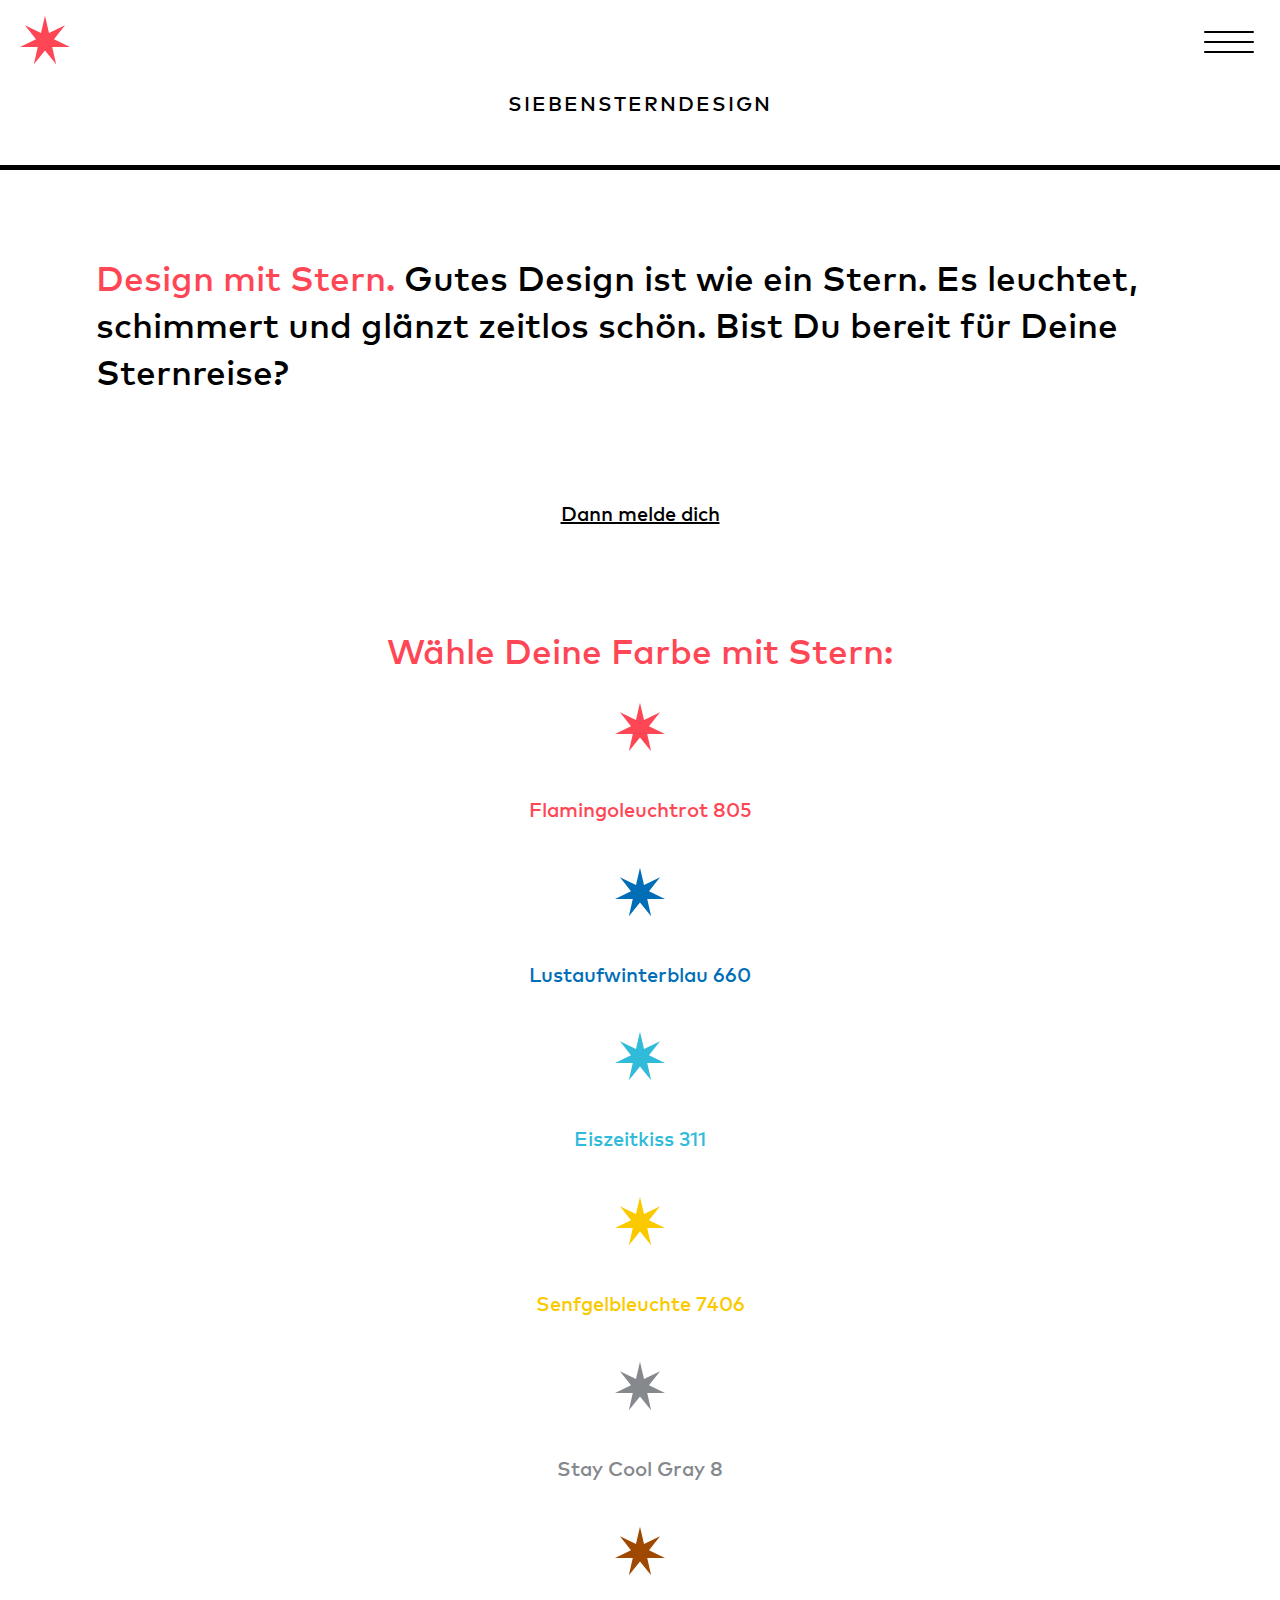
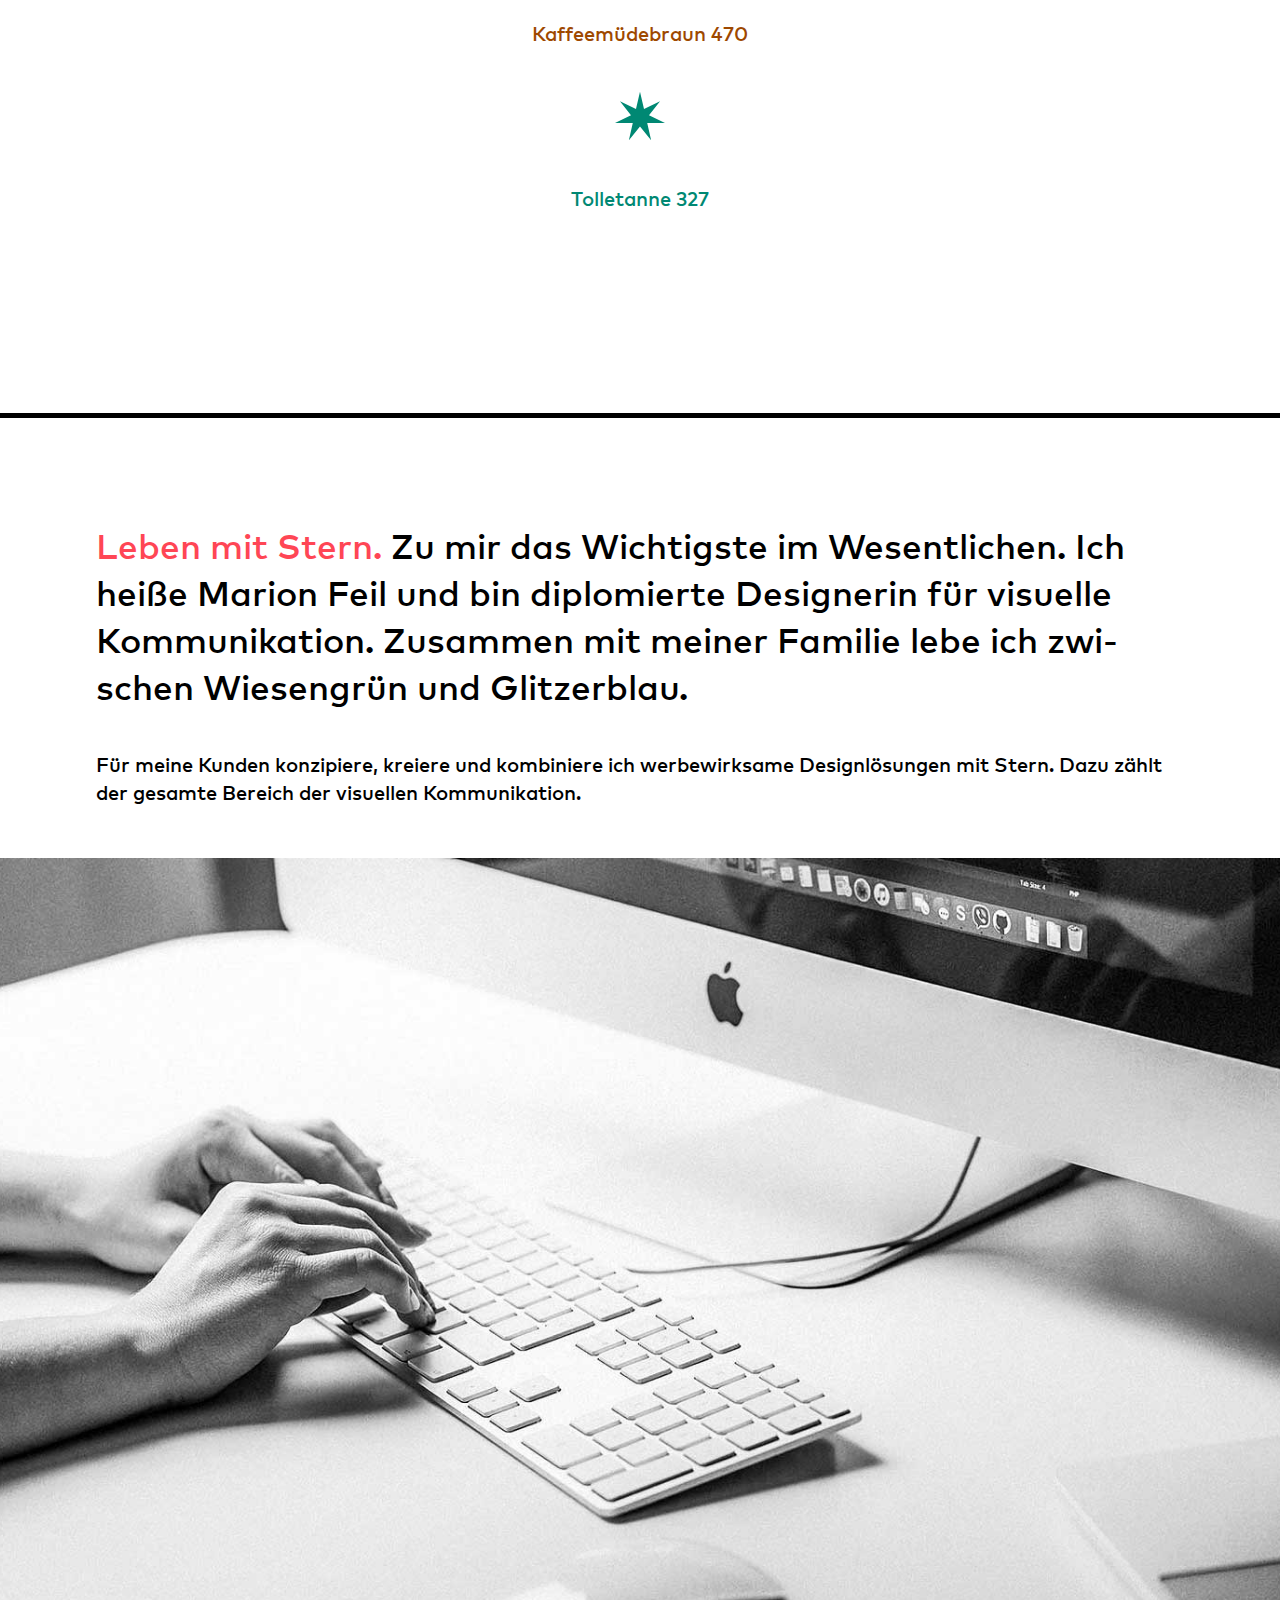
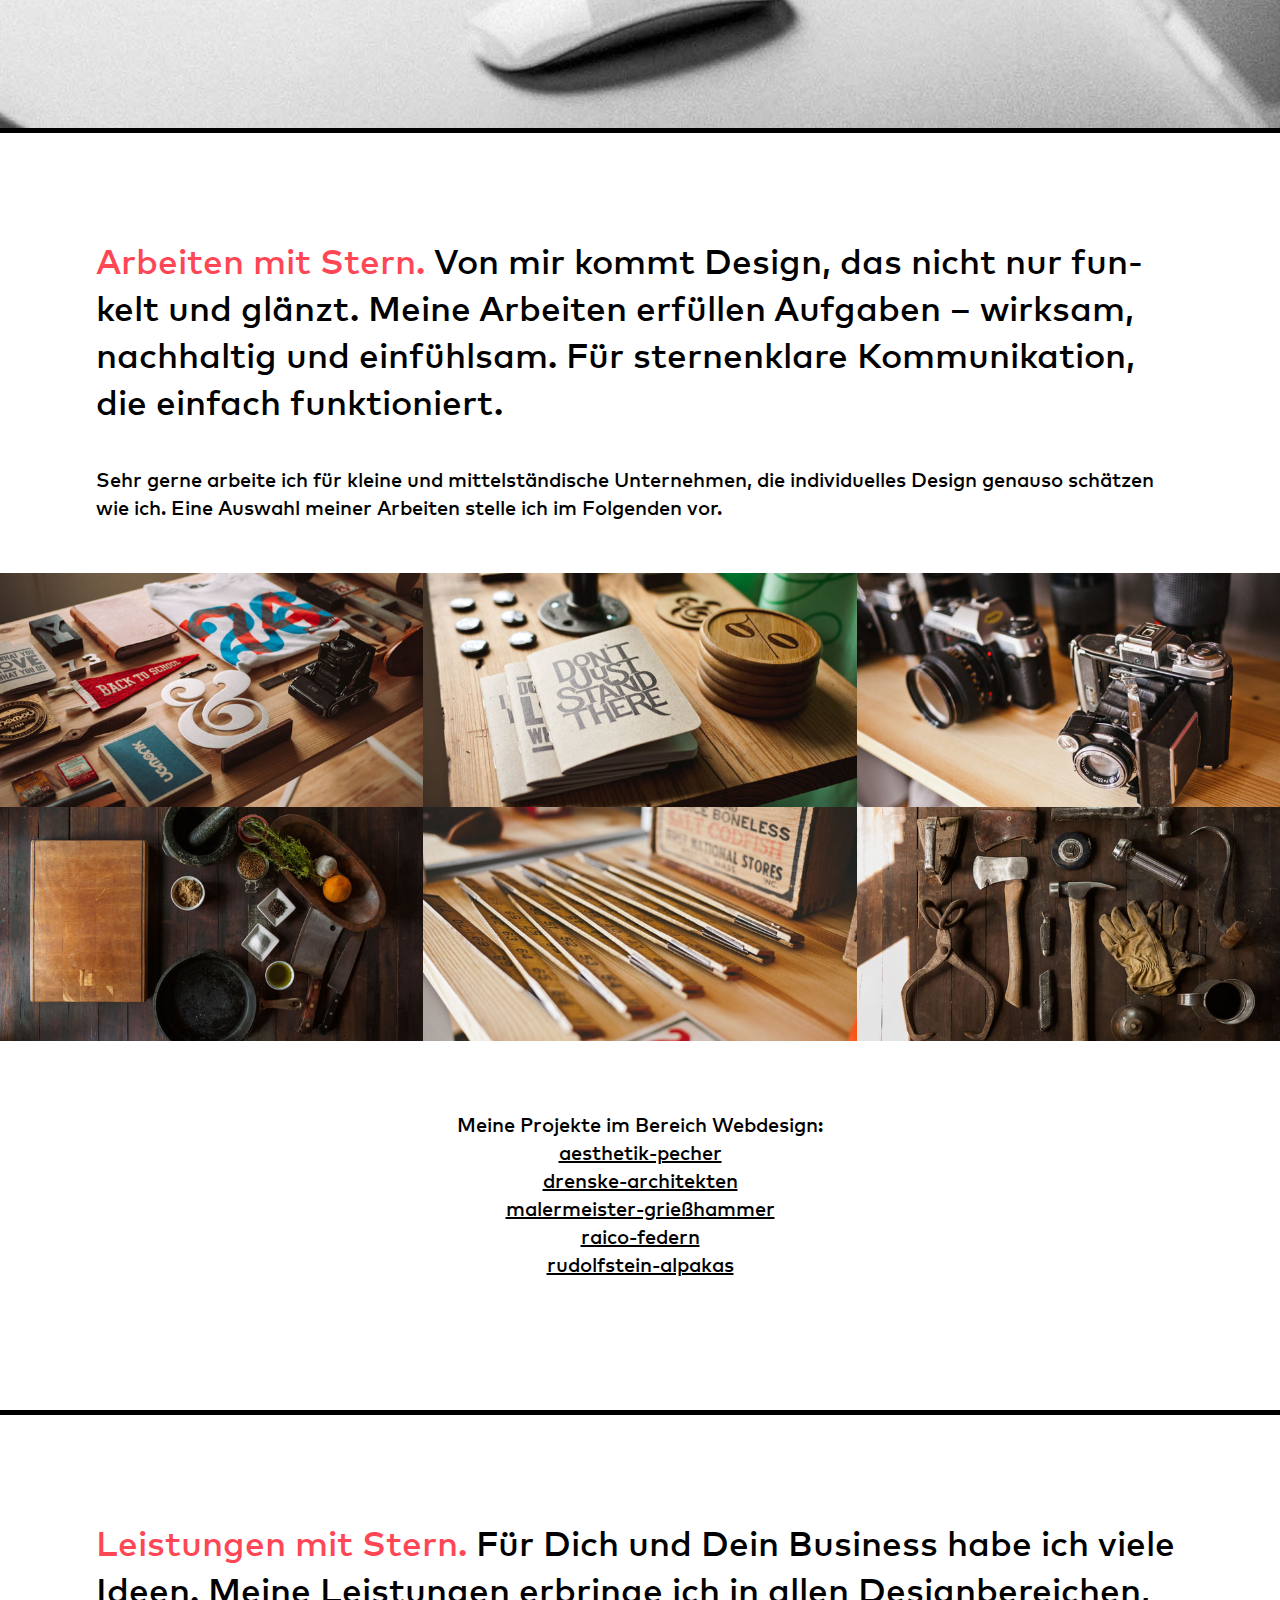
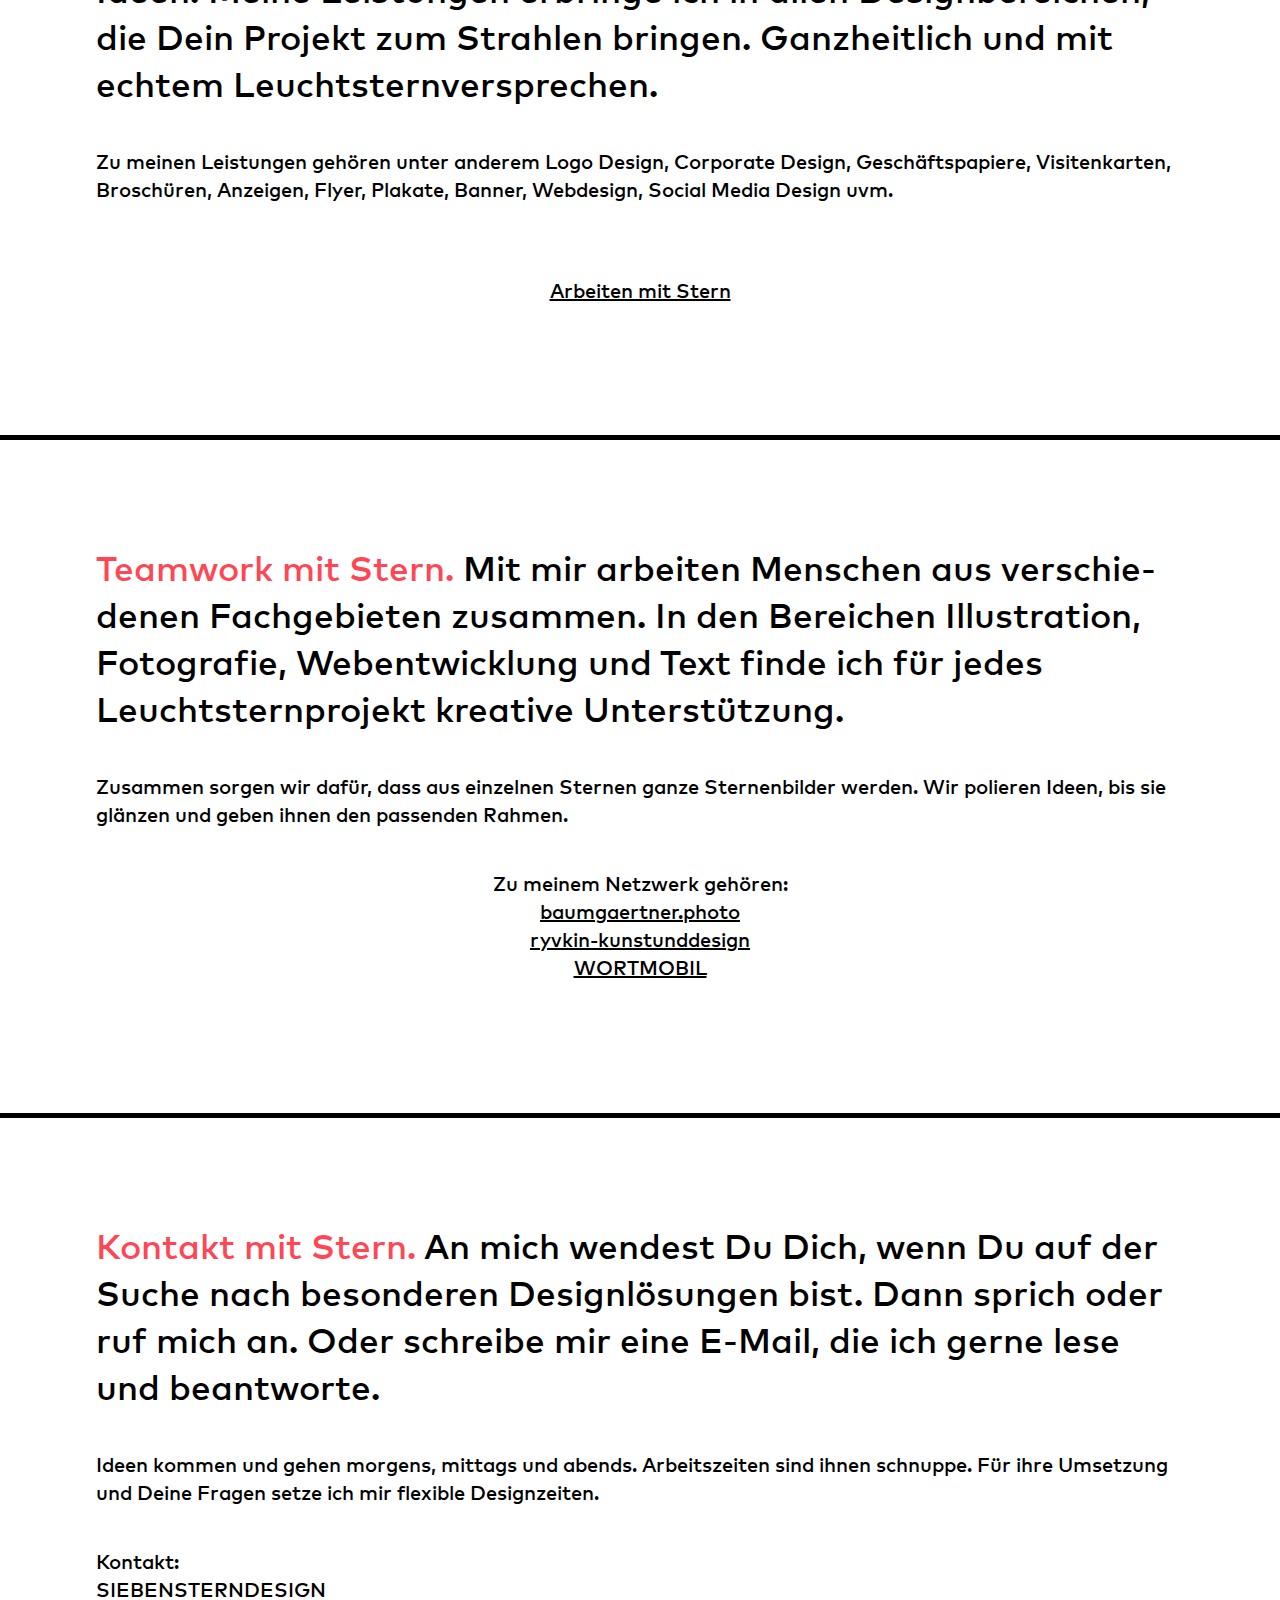
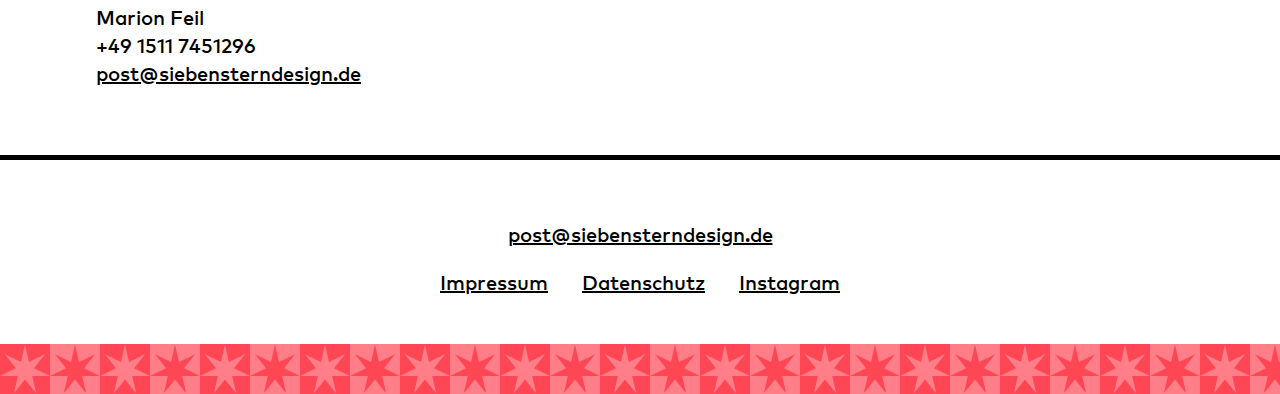
<file: index.html>
<!DOCTYPE html>
<html lang="de">
  <head>
    <meta charset="UTF-8" />
    <meta name="viewport" content="width=device-width, initial-scale=1.0" />
    <meta name="description" content="" />
    <meta name="author" content="" />
    <title>siebensterndesign</title>
    <!-- Favicon-->
    <link rel="icon" type="image/x-icon" href="assets/stern_rot.ico" />
    <!-- CSS -->
    <link href="css/styles.css" rel="stylesheet" />
  </head>
  <body id="page-top">
    <!-- Header -->
    <header>
      <!--Navbar-->
      <nav class="navbar navbar-light lighten-4 mb-4 overlay" id="myNav">
        <!-- Navbar brand   -->
        <div class="my-upper-navbar">
          <a class="navbar-brand" href="#">
            <span>
              <svg class="icon urspungsfarbe" id="einfaerben">
                <use xlink:href="#icon-stern-uni"></use>
                <symbol id="icon-stern-uni" viewBox="0 0 32 32">
                  <path
                    d="M15.994 0.406l-2.562 11.073-10.26-4.899 7.066 8.917-10.238 4.967 11.378 0.034-2.495 11.096 7.111-8.872 7.122 8.872-2.495-11.096 11.378-0.034-10.238-4.966 7.066-8.917-10.26 4.899z"
                  ></path>
                </symbol>
                </svg>
            </span>
          </a>

          <!-- Collapse button -->
          <button
            class="first-button closebtn"
            type="button"
            data-toggle="collapse"
            data-target="#navbarSupportedContent20"
            aria-controls="navbarSupportedContent20"
            aria-expanded="false"
            aria-label="Toggle navigation"
          >
            <div class="animated-icon1">
              <span></span><span></span><span></span>
            </div>
          </button>
        </div>

        <!-- Collapsible content -->
        <div class="overlay-content">
          <div class="outer-link"><a class="overlay-link" href="#zum_stern"><h1>Dein Stern</h1></a></div>
          <div class="outer-link"><a class="overlay-link" href="#zum_about"><h1>Zu mir</h1></a></div>
          <div class="outer-link"><a class="overlay-link" href="#zum_portfolio"><h1>Von mir</h1></a></div>
          <div class="outer-link"><a class="overlay-link" href="#zum_services"><h1>Für Dich</h1></a></div>
          <div class="outer-link"><a class="overlay-link" href="#zum_network"><h1>Mit mir</h1></a></div>
          <div class="outer-link"><a class="overlay-link" href="#zum_contact"><h1>An mich</h1></a></div>
        </div>
        <!-- Collapsible content -->

        <!-- Pfad -->
        <div class="schriftzugblock">
          <div><h3 class="logo-schrift">SIEBENSTERNDESIGN</h3></div>
          <div><h3 class="pfad text-center"></h3></div>
        </div>
      </nav>
    </header>
    <!-- Section -->
    <section class="page-section landingpage" id="landingpage">
      <div class="hintergrundsfarbe">
        <div class="text-abstand-rand">
          <h1>
            <span class="ohne-umbruch farbtexte">Design mit Stern.</span>
            Gutes Design ist wie ein Stern. Es leuchtet, schimmert und
            glänzt zeitlos schön. Bist Du bereit für Deine Sternreise?
          </h1>
        </div>
      </div>
      <div id="zum_stern"></div>
     <div class="kleiner-text text-center">
        <h3><a href="#zum_contact">Dann melde dich</a></h3>
    </div> <!--  -->
    </section>

     <!-- Design your star -->
     <section class="page-section sternwahl" id="sternenwahl7">

        <div class="container px-4 px-lg-5 h-100">
            <div class="row gx-4 gx-lg-5 h-100">

                <div class="align-self-baseline my-items-center">
                        <h1 class="text-center text-rot">Wähle Deine Farbe mit Stern:</h1>
                    <!-- <a class="btn btn-primary btn-xl" href="#about">Find Out More</a> -->
                    <div class="sternfarben">
                        <span class="icon-stern-rot choosecolor">    
                            <svg class="icon">
                                <use xlink:href="#icon-stern-uni"></use>
                                <symbol id="icon-stern-uni" viewBox="0 0 32 32">
                                <path d="M15.994 0.406l-2.562 11.073-10.26-4.899 7.066 8.917-10.238 4.967 11.378 0.034-2.495 11.096 7.111-8.872 7.122 8.872-2.495-11.096 11.378-0.034-10.238-4.966 7.066-8.917-10.26 4.899z"></path>
                            </symbol>
                            </svg> 
                    <h3>Flamingoleuchtrot 805</h3></span>
                        <span class="icon-stern-blau choosecolor">  
                            <svg class="icon">
                                <use xlink:href="#icon-stern-uni"></use>
                                <symbol id="icon-stern-uni" viewBox="0 0 32 32">
                                <path d="M15.994 0.406l-2.562 11.073-10.26-4.899 7.066 8.917-10.238 4.967 11.378 0.034-2.495 11.096 7.111-8.872 7.122 8.872-2.495-11.096 11.378-0.034-10.238-4.966 7.066-8.917-10.26 4.899z"></path>
                            </symbol>
                            </svg> 
                        <h3>Lustaufwinterblau 660</h3></span>
                        <span class="icon-stern-eiszeit choosecolor">
                            <svg class="icon">
                                <use xlink:href="#icon-stern-uni"></use>
                                <symbol id="icon-stern-uni" viewBox="0 0 32 32">
                                <path d="M15.994 0.406l-2.562 11.073-10.26-4.899 7.066 8.917-10.238 4.967 11.378 0.034-2.495 11.096 7.111-8.872 7.122 8.872-2.495-11.096 11.378-0.034-10.238-4.966 7.066-8.917-10.26 4.899z"></path>
                            </symbol>
                            </svg> 
                        <h3>Eiszeitkiss 311</h3></span>
                        <span class="icon-stern-senfgelb choosecolor">
                            <svg class="icon">
                                <use xlink:href="#icon-stern-uni"></use>
                                <symbol id="icon-stern-uni" viewBox="0 0 32 32">
                                <path d="M15.994 0.406l-2.562 11.073-10.26-4.899 7.066 8.917-10.238 4.967 11.378 0.034-2.495 11.096 7.111-8.872 7.122 8.872-2.495-11.096 11.378-0.034-10.238-4.966 7.066-8.917-10.26 4.899z"></path>
                            </symbol>
                            </svg>
                        <h3>Senfgelbleuchte 7406</h3></span>
                        <span class="icon-stern-coolgrey choosecolor">
                            <svg class="icon">
                                <use xlink:href="#icon-stern-uni"></use>
                                <symbol id="icon-stern-uni" viewBox="0 0 32 32">
                                <path d="M15.994 0.406l-2.562 11.073-10.26-4.899 7.066 8.917-10.238 4.967 11.378 0.034-2.495 11.096 7.111-8.872 7.122 8.872-2.495-11.096 11.378-0.034-10.238-4.966 7.066-8.917-10.26 4.899z"></path>
                            </symbol>
                            </svg>
                        <h3>Stay Cool Gray 8</h3></span>
                        <span class="icon-stern-braun choosecolor">
                            <svg class="icon">
                                <use xlink:href="#icon-stern-uni"></use>
                                <symbol id="icon-stern-uni" viewBox="0 0 32 32">
                                <path d="M15.994 0.406l-2.562 11.073-10.26-4.899 7.066 8.917-10.238 4.967 11.378 0.034-2.495 11.096 7.111-8.872 7.122 8.872-2.495-11.096 11.378-0.034-10.238-4.966 7.066-8.917-10.26 4.899z"></path>
                            </symbol>
                            </svg>
                        <h3>Kaffeemüdebraun 470</h3></span>
                        <span class="icon-stern-tannengruen choosecolor">
                            <svg class="icon">
                                <use xlink:href="#icon-stern-uni"></use>
                                <symbol id="icon-stern-uni" viewBox="0 0 32 32">
                                <path d="M15.994 0.406l-2.562 11.073-10.26-4.899 7.066 8.917-10.238 4.967 11.378 0.034-2.495 11.096 7.111-8.872 7.122 8.872-2.495-11.096 11.378-0.034-10.238-4.966 7.066-8.917-10.26 4.899z"></path>
                            </symbol>
                            </svg>
                        <h3 class="p-3">Tolletanne 327</h3>
                    </span>
                  <div id="zum_about"></div>
                </div> 
                
            </div>
            </div>
        </div>
    </section>

     <!-- Über mich-->
     <section class="page-section" id="about">

        <div class="hintergrundsfarbe">
                <div class="text-abstand-rand">
                        <h1><span class="ohne-umbruch farbtexte">Leben mit Stern.</span>
                            Zu mir das Wichtigste im Wesentlichen. Ich heiße <span class="no-wrap">Marion</span> Feil
                            und bin diplomierte Designerin für visuelle Kommunikation. Zusammen mit
                            meiner Familie lebe ich zwischen Wiesengrün und Glitzerblau.</h1>

                    </div>
        </div>
        <div class="kleiner-text text-abstand-rand p-3">
            <h3>Für meine Kunden konzipiere, kreiere und kombiniere ich werbewirksame
                Designlösungen mit Stern. Dazu zählt der gesamte Bereich der visuellen
                Kommunikation.
            </h3>
        </div>
        <!-- <div class="kleiner-text text-center p-3">
            <h3><a href="#zum_services">Leistungen</a></h3>
        </div> -->
        <div class="container-fluid p-0">
            <div class="row about-img">
                <div class="portrait"> 
                    <img class="img-fluid" id="portrait_marion" src="assets/img/about/arbeitsplatz01.jpg" alt="">
                    <div class="p-3" id="zum_portfolio">
                </div>
            </div>
                
<!--                 <div class="col-lg-4 col-lg-6"> 
                    <img class="img-fluid" src="assets/img/about/arbeitsplatz02.jpg" alt="">
                </div>
                <div class="col-lg-4 col-lg-6">
                    <img class="img-fluid" src="assets/img/about/arbeitsplatz03.jpg" alt="">
                </div>
                <div class="col-lg-4 col-lg-6">
                    <img class="img-fluid" src="assets/img/about/arbeitsplatz04.jpg" alt="">
                </div> -->
            </div>
        </div>
    </section>


    <!-- Portfolio-->
    <section class="page-section p-3" id="portfolio">

        <div class="hintergrundsfarbe">
                <div class="text-abstand-rand">
                        <h1><span class="ohne-umbruch farbtexte">Arbeiten mit Stern.</span>
                            Von mir kommt Design, das nicht nur funkelt und glänzt.
                            Meine Arbeiten erfüllen Aufgaben – wirksam, nachhaltig und einfühlsam. Für
                            sternenklare Kommunikation, die einfach funktioniert.</h1>

                    </div>
        </div>
        <div class="kleiner-text text-abstand-rand p-3">
            <h3>Sehr gerne arbeite ich für kleine und mittelständische Unternehmen, die
                individuelles Design genauso schätzen wie ich. Eine Auswahl meiner Arbeiten
                stelle ich im Folgenden vor. 
            </h3>
        </div>
        <div class="container-fluid p-3">
            <div class="row g-0">
                <div class="col-lg-4 col-sm-6">
                    <a class="portfolio-box" title="Project Name">
                        <img class="img-fluid" src="assets/img/portfolio/thumbnails/1.jpg" alt="..." />
                        <div class="portfolio-box-caption">
                            <!-- <div class="project-category text-white-50">Category</div> -->
                            <div class="project-name">Projekt Nummer 1</div>
                        </div>
                    </a>
                </div>
                <div class="col-lg-4 col-sm-6">
                    <a class="portfolio-box" title="Project Name">
                        <img class="img-fluid" src="assets/img/portfolio/thumbnails/2.jpg" alt="..." />
                        <div class="portfolio-box-caption">
                            <!-- <div class="project-category text-white-50">Category</div> -->
                            <div class="project-name">Projekt Nummer 2</div>
                        </div>
                    </a>
                </div>
                <div class="col-lg-4 col-sm-6">
                    <a class="portfolio-box" title="Project Name">
                        <img class="img-fluid" src="assets/img/portfolio/thumbnails/3.jpg" alt="..." />
                        <div class="portfolio-box-caption">
                            <!-- <div class="project-category text-white-50">Category</div> -->
                            <div class="project-name">Projekt Nummer 3</div>
                        </div>
                    </a>
                </div>
                <div class="col-lg-4 col-sm-6">
                    <a class="portfolio-box" title="Project Name">
                        <img class="img-fluid" src="assets/img/portfolio/thumbnails/4.jpg" alt="..." />
                        <div class="portfolio-box-caption">
                            <!-- <div class="project-category text-white-50">Category</div> -->
                            <div class="project-name">Projekt Nummer 4</div>
                        </div>
                    </a>
                </div>
                <div class="col-lg-4 col-sm-6">
                    <a class="portfolio-box" title="Project Name">
                        <img class="img-fluid" src="assets/img/portfolio/thumbnails/5.jpg" alt="..." />
                        <div class="portfolio-box-caption">
                            <!-- <div class="project-category text-white-50">Category</div> -->
                            <div class="project-name">Projekt Nummer 5</div>
                        </div>
                    </a>
                </div>
                <div class="col-lg-4 col-sm-6">
                    <a class="portfolio-box" title="Project Name">
                        <img class="img-fluid" src="assets/img/portfolio/thumbnails/6.jpg" alt="..." />
                        <div class="portfolio-box-caption">
                           <!--  <div class="project-category text-white-50">Category</div> -->
                            <div class="project-name">Projekt Nummer 6</div>
                        </div>
                    </a>
                </div>
            </div>
        </div>
        <div class="kleiner-text text-center">
            <h3>Meine Projekte im Bereich <span class="no-wrap">Webdesign:</span><br>
            <a href="https://www.aesthetik-pecher.de/" target="_blank">aesthetik-pecher</a><br>
            <a href="http://www.drenske-architekten.de/" target="_blank">drenske-architekten</a><br>
            <a href="https://www.malermeister-griesshammer.de/" target="_blank">malermeister-grießhammer</a><br>
            <a href="https://www.raico-federn.de/" target="_blank">raico-federn</a><br>
            <a href="http://www.rudolfstein-alpakas.de/" target="_blank">rudolfstein-alpakas</a>
        </h3>
        <div class="p-3" id="zum_services"></div>
        </div>
    </section>

    <!-- Leistungen-->
    <section class="page-section p-3" id="services">

        <div class="hintergrundsfarbe">
                <div class="text-abstand-rand">
                        <h1><span class="ohne-umbruch farbtexte">Leistungen mit Stern.</span>
                            Für Dich und Dein Business habe ich viele Ideen. Meine
                            Leistungen erbringe ich in allen Designbereichen, die Dein Projekt zum Strahlen
                            bringen. Ganzheitlich und mit echtem Leuchtsternversprechen.</h1>

                    </div>
        </div>
        <div class="kleiner-text text-abstand-rand p-3">
            <h3>Zu meinen Leistungen gehören unter anderem Logo Design, Corporate Design,
                Geschäftspapiere, Visitenkarten, Broschüren, Anzeigen, Flyer, Plakate, Banner,
                Webdesign, Social Media Design uvm.
            </h3>
        </div>
        <div class="kleiner-text text-center">
            <h3><a href="#zum_portfolio">Arbeiten mit Stern</a></h3>
            <div class="p-3" id="zum_network"></div>
        </div>
        
    </section>

     <!-- Netzwerk-->
     <section class="page-section p-3" id="network">

        <div class="hintergrundsfarbe">
                <div class="text-abstand-rand">
                        <h1><span class="ohne-umbruch farbtexte">Teamwork mit Stern.</span>
                            Mit mir arbeiten Menschen aus verschiedenen
                            Fachgebieten zusammen. In den Bereichen Illustration, Fotografie,
                            Webentwicklung und Text finde ich für jedes Leuchtsternprojekt kreative
                            Unterstützung.</h1>
                            

                    </div>
        </div>
        <div class="kleiner-text text-abstand-rand">
            <h3>Zusammen sorgen wir dafür, dass aus einzelnen Sternen ganze Sternenbilder
                werden. Wir polieren Ideen, bis sie glänzen und geben ihnen den passenden
                Rahmen.
            </h3>
        </div>
        <div class="kleiner-text text-center">
            <h3>Zu meinem Netzwerk <span class="no-wrap">gehören:</span><br>
            <a href="https://baumgaertner.photo/" target="_blank">baumgaertner.photo</a><br>
            <a href="http://ryvkin-kunstunddesign.de/" target="_blank">ryvkin-kunstunddesign</a><br>
            <a href="https://www.wortmobil.de/" target="_blank">WORTMOBIL</a>
        </h3>
        <div class="p-3" id="zum_contact"></div>
        </div>
    </section>


    <!-- Kontakt-->
    <section class="page-section p-3" id="contact">

        <div class="hintergrundsfarbe">
            <div class="text-abstand-rand">
                    <h1><span class="ohne-umbruch farbtexte">Kontakt mit Stern.</span>
                        An mich wendest Du Dich, wenn Du auf der Suche nach
                        besonderen Designlösungen bist. Dann sprich oder ruf mich an. Oder schreibe
                        mir eine E-Mail, die ich gerne lese und beantworte.</h1>

                </div>
    </div>
    <div class="kleiner-text text-abstand-rand">
        <h3>Ideen kommen und gehen morgens, mittags und abends. Arbeitszeiten sind ihnen schnuppe. 
            Für ihre Umsetzung und Deine Fragen setze ich mir flexible Designzeiten.
        </h3>

    </div>
    <div class="kleiner-text" id="buerozeiten">
        <h3>Kontakt:<br>
            SIEBENSTERNDESIGN<br>
            Marion Feil<br>
            +49 1511 7451296<br>
            <a href="mailto:post@siebensterndesign.de?subject=Anfrage" class="no-wrap"> post@siebensterndesign.de</a></h3>
            
        </div>
    </div>
    </section>

      <!-- Footer-->
      <footer class="footer"> 
        <div >
            <div class="text-center email">
                <a href="mailto:post@siebensterndesign.de?subject=Anfrage" class="no-wrap"><h3 class="footer-infos">post@siebensterndesign.de</h3></a>
            </div>
            <div class="text-center footer-links">
                <a href="impressum.html"><h3 class="footer-infos">Impressum</h3></a>  
                <a href="datenschutz.html"><h3 class="footer-infos">Datenschutz</h3></a>
                <a href="https://www.instagram.com/siebensterndesign/" target="_blank"><h3 class="footer-infos">Instagram</h3></a>        
            </div>
        </div>

    <div class="inhalt-sternkachel">
       <svg class="sternenbalken" width="100%" height="100%"> <!--  -->
            <defs>
        
                <pattern id="stern-hell" x="0" y="0" width="50" height="50" patternUnits="userSpaceOnUse"> 
                    <rect id="square01" width="50" height="50" style="fill:currentColor"></rect> 
                    <image class="img-30" id="img-30" width="50" height="50" href="assets\img\stern_weiss.svg" />
                    <use xlink:href="#square01" transform="translate(100, 0)" />
                    <use xlink:href="#img-30" transform="translate(100, 0)" />
                </pattern>
                <pattern id="stern-dunkel" x="0" y="0" width="50" height="50" patternUnits="userSpaceOnUse">
                    <rect id="square02" width="50" height="50" style="fill:currentColor"></rect> 
                    <image class="img-100" id="img-100" width="50" height="50" href="assets\img\stern_bunt.svg" />
                    <use xlink:href="#square02" transform="translate(100, 0)" />
                    <use xlink:href="#img-100" transform="translate(100, 0)" />
                </pattern>

                <pattern id="kachel" x="0" y="0" width="100" height="50" patternUnits="userSpaceOnUse"> 
                    <rect id="eins" x="0" width="50" height="50" fill="url(#stern-hell)"></rect> 
                    <rect id="zwei" x="50" width="50" height="50" fill="url(#stern-dunkel)"></rect> 
                    
                    <use xlink:href="#eins" transform="translate(100, 0)"/>
                    <use xlink:href="#zwei" transform="translate(100, 0)" />  
                </pattern>
            
        </defs>

        <rect id="kachel-lang" x="0" width="100%" height="100%" fill="url(#kachel)"></rect> 
        <use xlink:href="#kachel-lang" transform="translate(100, 0)"/>

        </svg>
    </div>

    </footer>

    <!-- Javascript -->
    <!--JQUERY-->
    <script src="js/jquery-3.6.0.min.js" type="text/javascript"></script>
    <!-- script-navbar -->
    <script src="js/script-navbar.js" type="text/javascript"></script>
    <!-- script-colorchange -->
    <script src="js/script-colorchange.js" type="text/javascript"></script>
  </body>
</html>
</file>
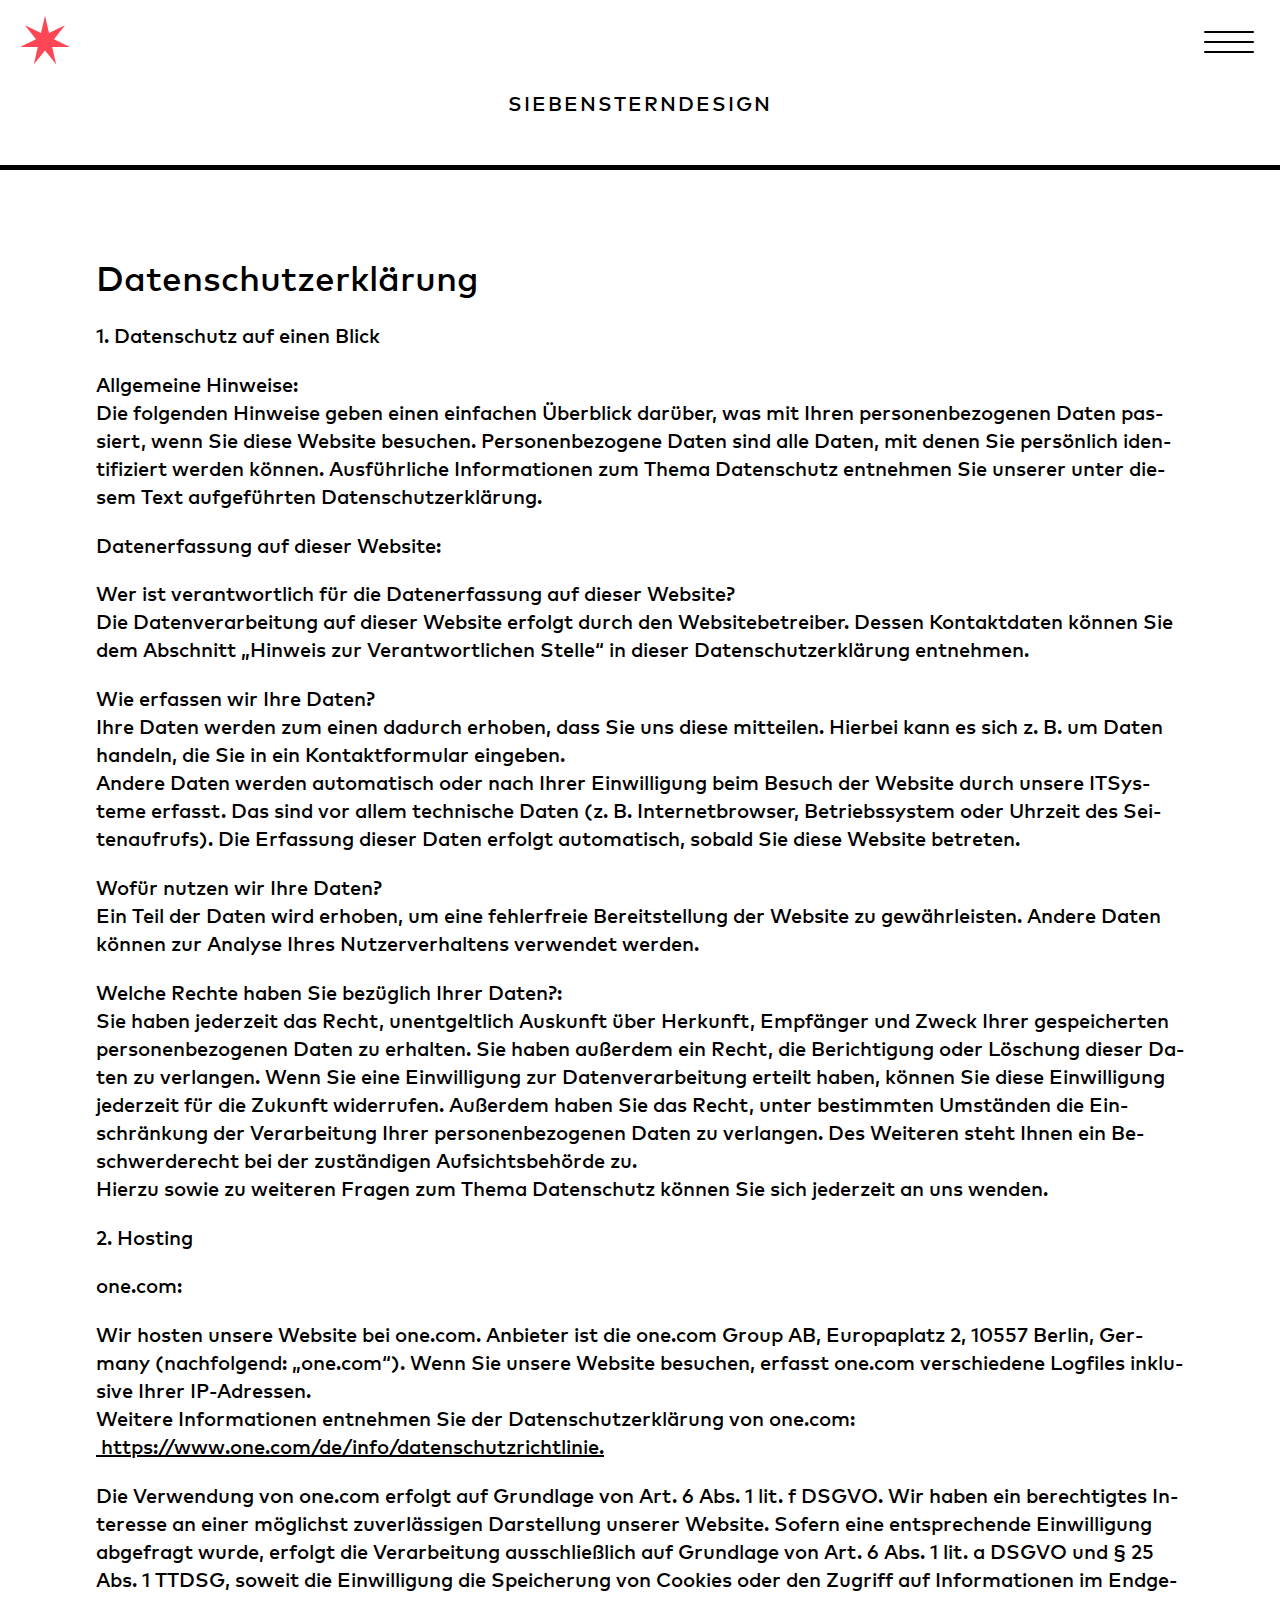
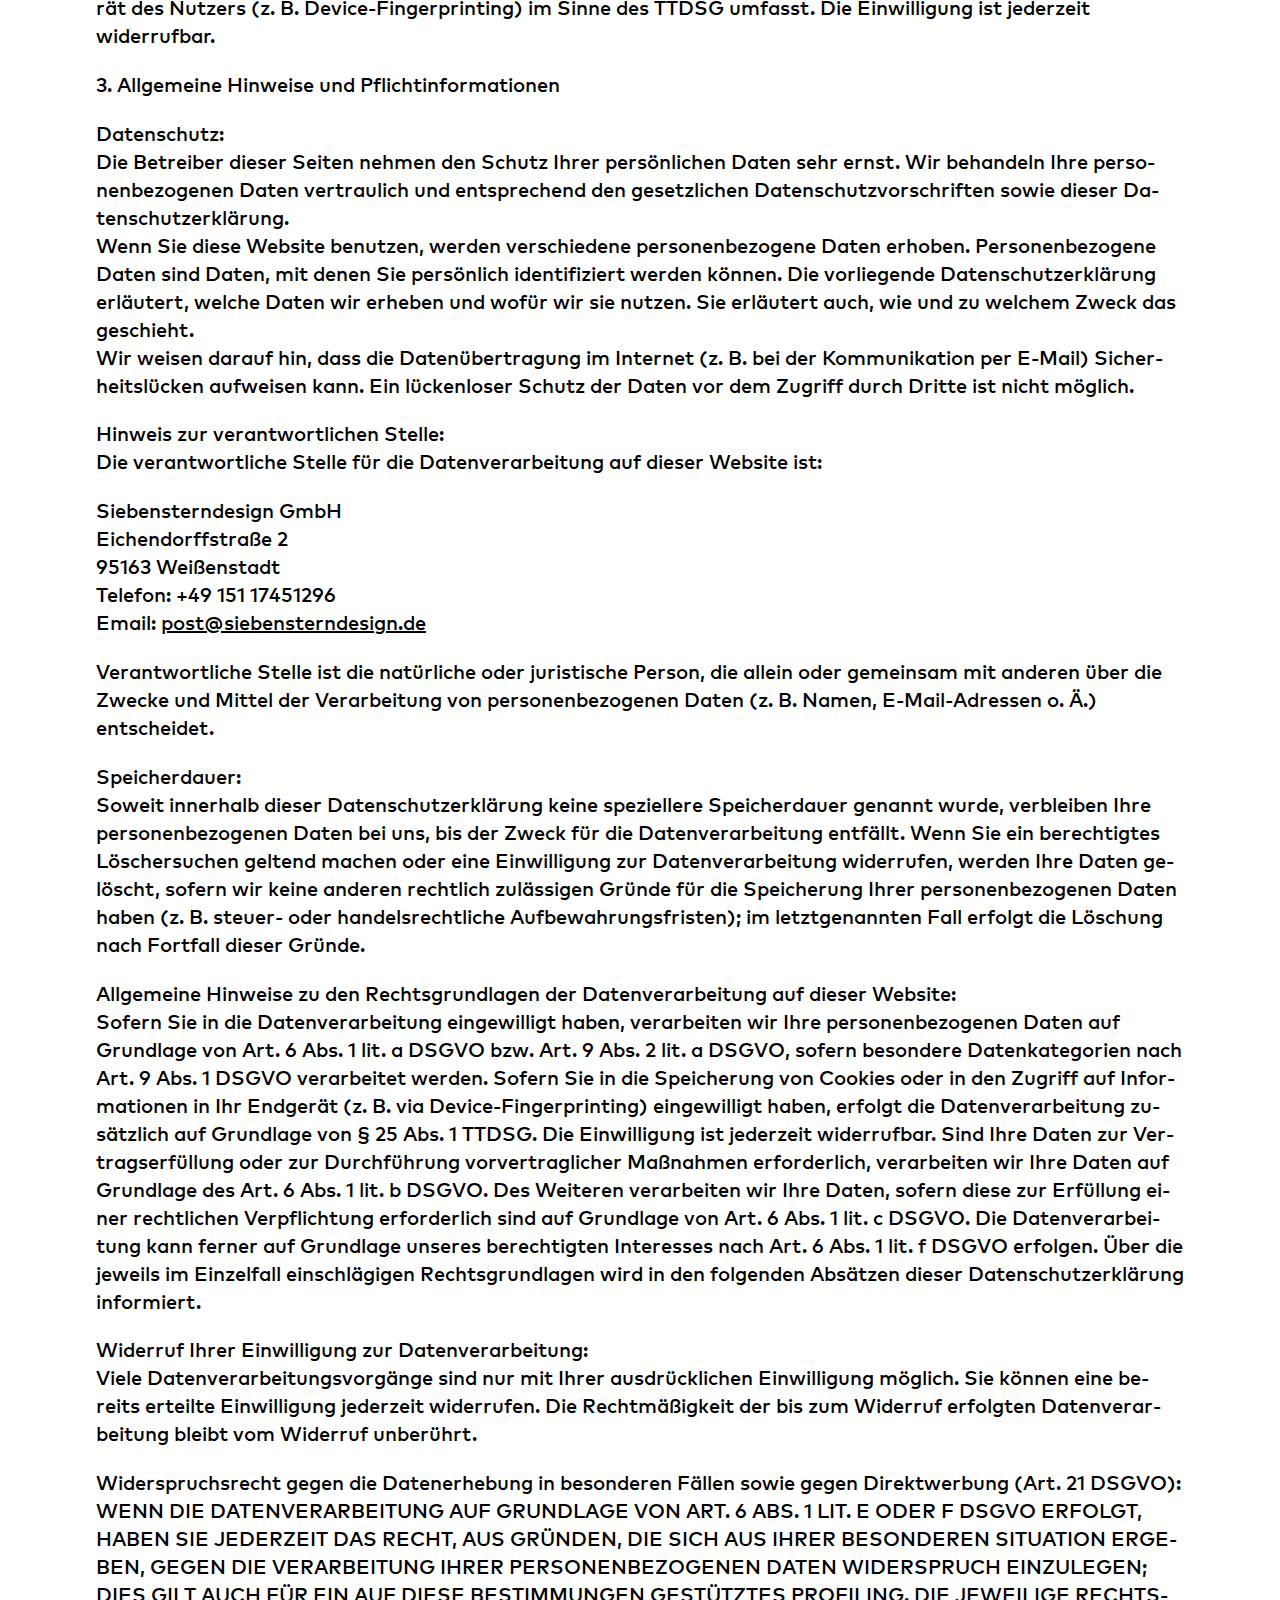
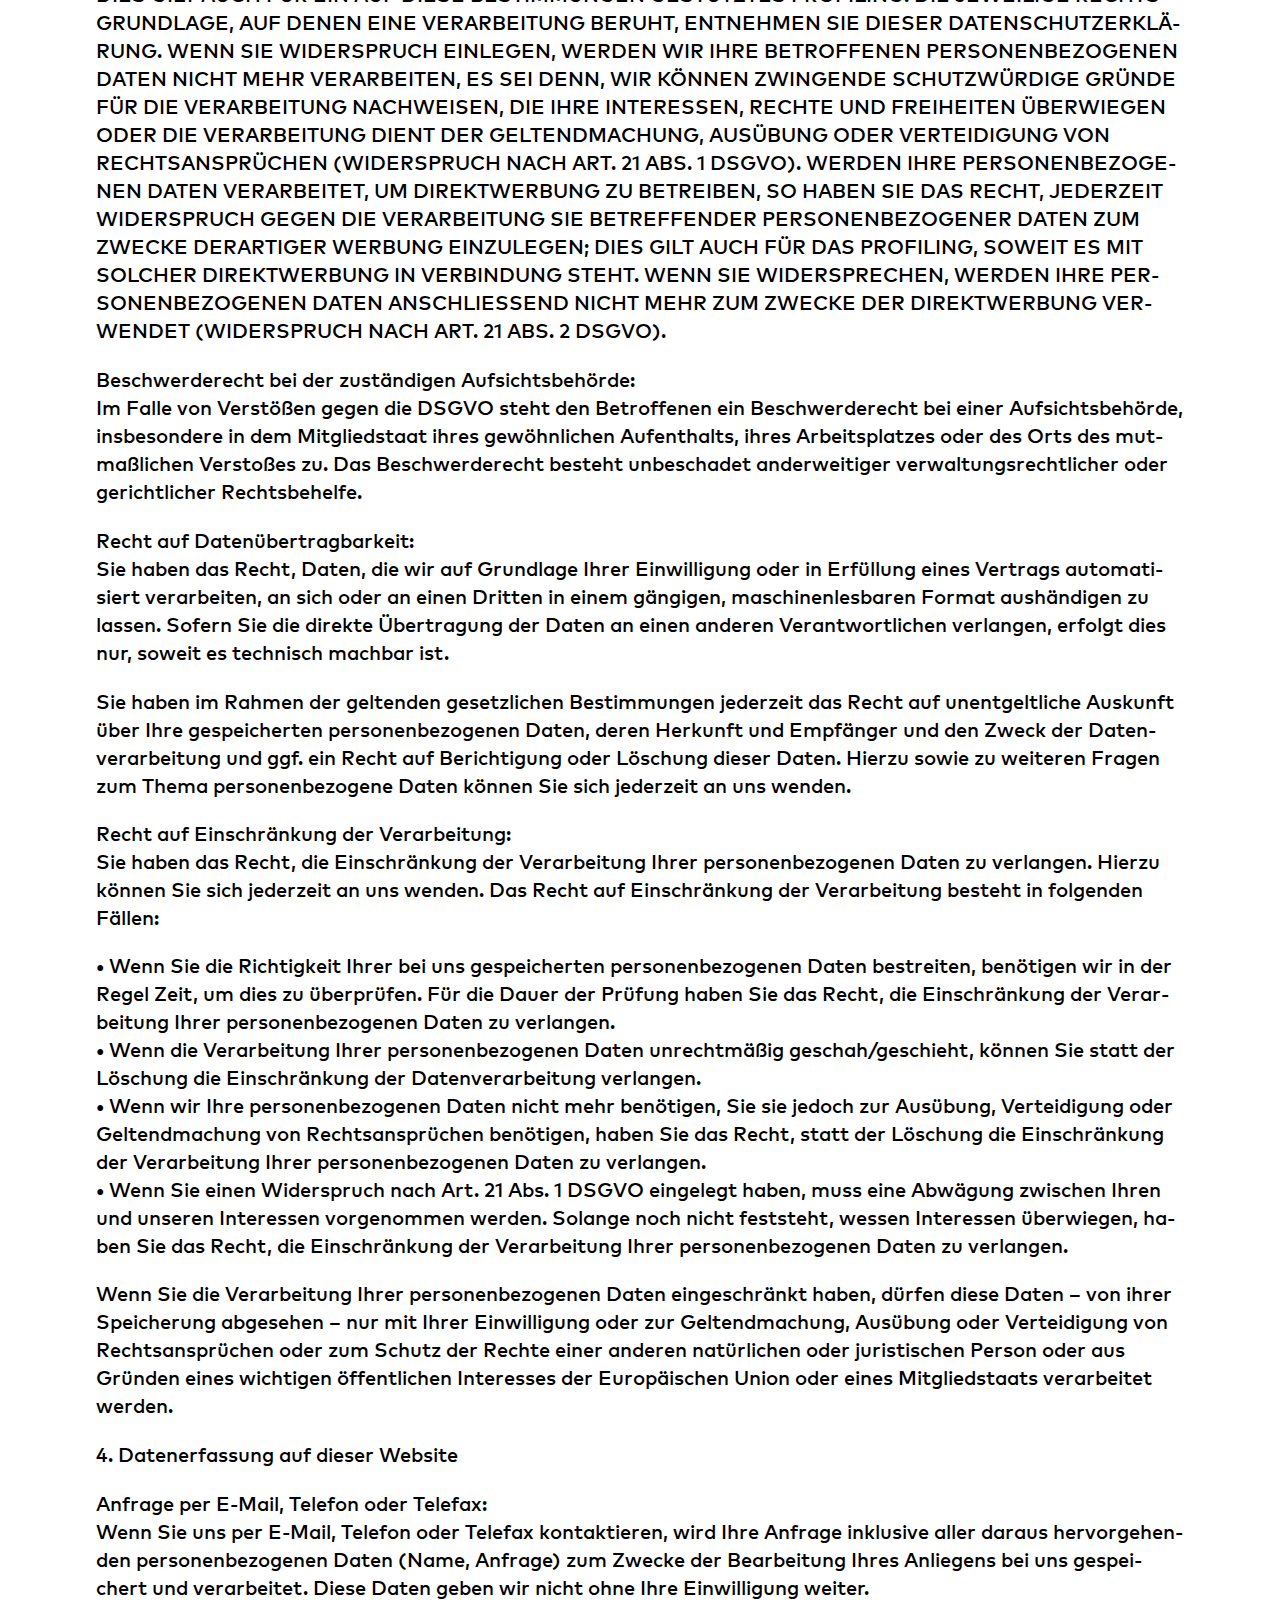
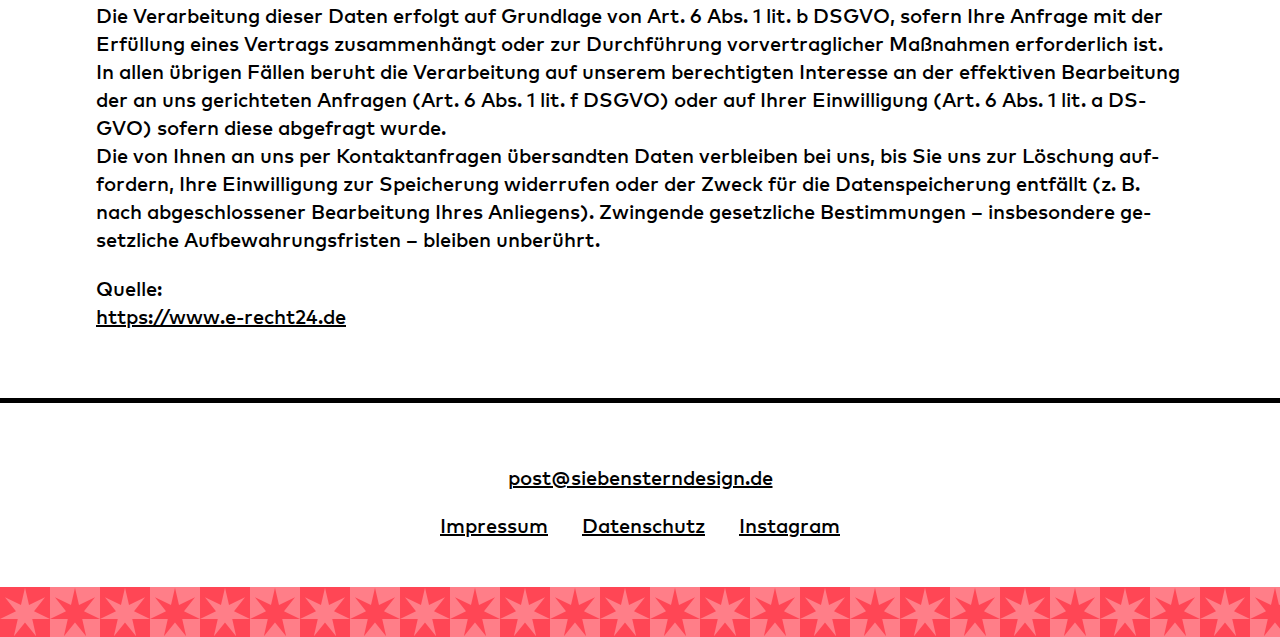
<file: datenschutz.html>
<!DOCTYPE html>
<html lang="de">
<head>
    <meta charset="UTF-8" />
    <meta name="viewport" content="width=device-width, initial-scale=1.0" />
    <meta name="description" content="" />
    <meta name="author" content="" />
    <title>siebensterndesign-datenschutz</title>
    <!-- Favicon-->
    <link rel="icon" type="image/x-icon" href="assets/stern_rot.ico" />
    <!-- CSS -->
    <link href="css/styles.css" rel="stylesheet" />
</head>
<body>
  
    <!-- Header -->
    <header>
        <!--Navbar-->
        <nav class="navbar navbar-light lighten-4 mb-4 overlay" id="myNav">
          <!-- Navbar brand   -->
          <div class="my-upper-navbar">
            <a class="navbar-brand" href="#">
              <span>
                <svg class="icon urspungsfarbe" id="einfaerben">
                  <use xlink:href="#icon-stern-uni"></use>
                  <symbol id="icon-stern-uni" viewBox="0 0 32 32">
                    <path
                      d="M15.994 0.406l-2.562 11.073-10.26-4.899 7.066 8.917-10.238 4.967 11.378 0.034-2.495 11.096 7.111-8.872 7.122 8.872-2.495-11.096 11.378-0.034-10.238-4.966 7.066-8.917-10.26 4.899z"
                    ></path>
                  </symbol>
                  </svg>
              </span>
            </a>
  
            <!-- Collapse button -->
            <button
              class="first-button closebtn"
              type="button"
              data-toggle="collapse"
              data-target="#navbarSupportedContent20"
              aria-controls="navbarSupportedContent20"
              aria-expanded="false"
              aria-label="Toggle navigation"
            >
              <div class="animated-icon1">
                <span></span><span></span><span></span>
              </div>
            </button>
          </div>
  
          <!-- Collapsible content -->
          <div class="overlay-content">
            <div class="outer-link"><a class="overlay-link" href="index.html#zum_stern"><h1>Dein Stern</h1></a></div>
            <div class="outer-link"><a class="overlay-link" href="index.html#zum_about"><h1>Zu mir</h1></a></div>
            <div class="outer-link"><a class="overlay-link" href="index.html#zum_portfolio"><h1>Von mir</h1></a></div>
            <div class="outer-link"><a class="overlay-link" href="index.html#zum_services"><h1>Für Dich</h1></a></div>
            <div class="outer-link"><a class="overlay-link" href="index.html#zum_network"><h1>Mit mir</h1></a></div>
            <div class="outer-link"><a class="overlay-link" href="index.html#zum_contact"><h1>An mich</h1></a></div>
          </div>
          <!-- Collapsible content -->
  
          <!-- Pfad -->
          <div class="schriftzugblock">
            <div><h3 class="logo-schrift">SIEBENSTERNDESIGN</h3></div>
            <div><h3 class="pfad text-center"></h3></div>
          </div>
        </nav>
      </header>
    
    <!-- Impressum-->
    <section class="page-section impressum p-3" id="section-impressum">

        <div class="hintergrundsfarbe">
            <div class="text-abstand-rand">
                    <h1>Datenschutzerklärung</h1>
                </div>
            <div class="kleiner-text">
                    <h3>1. Datenschutz auf einen Blick</h3>
                </div>
    </div>
        <div class="kleiner-text text-abstand-rand">
                <h3>Allgemeine Hinweise:<br>
                    Die folgenden Hinweise geben einen einfachen Überblick darüber, was mit Ihren personenbezogenen Daten
                    passiert, wenn Sie diese Website besuchen. Personenbezogene Daten sind alle Daten, mit denen Sie
                    persönlich identifiziert werden können. Ausführliche Informationen zum Thema Datenschutz entnehmen
                    Sie unserer unter diesem Text aufgeführten Datenschutzerklärung.
                    </h3>  
                </div>
        </div>
        <div class="kleiner-text text-abstand-rand">
            <h3>Datenerfassung auf dieser Website:</h3>  
            </div>
        <div class="kleiner-text text-abstand-rand">
            <h3>Wer ist verantwortlich für die Datenerfassung auf dieser Website?<br>
                Die Datenverarbeitung auf dieser Website erfolgt durch den Websitebetreiber. Dessen Kontaktdaten
                können Sie dem Abschnitt „Hinweis zur Verantwortlichen Stelle“ in dieser Datenschutzerklärung
                entnehmen.</h3>  
            </div>
        <div class="kleiner-text text-abstand-rand">
            <h3>Wie erfassen wir Ihre Daten?<br>
                Ihre Daten werden zum einen dadurch erhoben, dass Sie uns diese mitteilen. Hierbei kann es sich z. B. um
                Daten handeln, die Sie in ein Kontaktformular eingeben.<br>
                Andere Daten werden automatisch oder nach Ihrer Einwilligung beim Besuch der Website durch unsere ITSysteme
                erfasst. Das sind vor allem technische Daten (z. B. Internetbrowser, Betriebssystem oder Uhrzeit
                des Seitenaufrufs). Die Erfassung dieser Daten erfolgt automatisch, sobald Sie diese Website betreten.</h3>  
        </div>
        <div class="kleiner-text text-abstand-rand">
            <h3>Wofür nutzen wir Ihre Daten?<br>
                Ein Teil der Daten wird erhoben, um eine fehlerfreie Bereitstellung der Website zu gewährleisten. Andere
                Daten können zur Analyse Ihres Nutzerverhaltens verwendet werden.</h3>  
        </div>
        <div class="kleiner-text text-abstand-rand">
            <h3>Welche Rechte haben Sie bezüglich Ihrer Daten?:<br>
                Sie haben jederzeit das Recht, unentgeltlich Auskunft über Herkunft, Empfänger und Zweck Ihrer
                gespeicherten personenbezogenen Daten zu erhalten. Sie haben außerdem ein Recht, die Berichtigung oder
                Löschung dieser Daten zu verlangen. Wenn Sie eine Einwilligung zur Datenverarbeitung erteilt haben,
                können Sie diese Einwilligung jederzeit für die Zukunft widerrufen. Außerdem haben Sie das Recht, unter
                bestimmten Umständen die Einschränkung der Verarbeitung Ihrer personenbezogenen Daten zu verlangen.
                Des Weiteren steht Ihnen ein Beschwerderecht bei der zuständigen Aufsichtsbehörde zu.<br>
                Hierzu sowie zu weiteren Fragen zum Thema Datenschutz können Sie sich jederzeit an uns wenden.</h3>  
        </div>
        <div class="kleiner-text">
            <h3>2. Hosting</h3>
        </div>
        <div class="kleiner-text text-abstand-rand">
            <h3>one.com:</h3>  
            </div>
        <div class="kleiner-text text-abstand-rand">
            <h3>Wir hosten unsere Website bei one.com. Anbieter ist die one.com Group AB, Europaplatz 2, 10557 Berlin, Germany
                (nachfolgend: „one.com“). Wenn Sie unsere Website besuchen, erfasst one.com verschiedene Logfiles inklusive
                Ihrer IP-Adressen.<br>
                Weitere Informationen entnehmen Sie der Datenschutzerklärung von one.com:<br>
                ­<a href="https://www.one.com/de/info/datenschutzrichtlinie" class="link-break" target="_blank">
                    https://www.one.com/de/info/datenschutzrichtlinie.</a></h3>  
        </div>
        <div class="kleiner-text text-abstand-rand">
            <h3>Die Verwendung von one.com erfolgt auf Grundlage von Art. 6 Abs. 1 lit. f DSGVO. Wir haben ein berechtigtes
                Interesse an einer möglichst zuverlässigen Darstellung unserer Website. Sofern eine entsprechende
                Einwilligung abgefragt wurde, erfolgt die Verarbeitung ausschließlich auf Grundlage von Art. 6 Abs. 1 lit. a
                DSGVO und § 25 Abs. 1 TTDSG, soweit die Einwilligung die Speicherung von Cookies oder den Zugriff auf
                Informationen im Endgerät des Nutzers (z. B. Device-Fingerprinting) im Sinne des TTDSG umfasst. Die
                Einwilligung ist jederzeit widerrufbar.</h3>  
        </div>
        <div class="kleiner-text">
            <h3>3. Allgemeine Hinweise und Pflichtinformationen</h3>
        </div>
        <div class="kleiner-text text-abstand-rand">
            <h3>Datenschutz:<br>
                Die Betreiber dieser Seiten nehmen den Schutz Ihrer persönlichen Daten sehr ernst. Wir behandeln Ihre
                personenbezogenen Daten vertraulich und entsprechend den gesetzlichen Datenschutzvorschriften sowie
                dieser Datenschutzerklärung.<br>
                Wenn Sie diese Website benutzen, werden verschiedene personenbezogene Daten erhoben.
                Personenbezogene Daten sind Daten, mit denen Sie persönlich identifiziert werden können. Die vorliegende
                Datenschutzerklärung erläutert, welche Daten wir erheben und wofür wir sie nutzen. Sie erläutert auch, wie
                und zu welchem Zweck das geschieht.<br>
                Wir weisen darauf hin, dass die Datenübertragung im Internet (z. B. bei der Kommunikation per E-Mail)
                Sicherheitslücken aufweisen kann. Ein lückenloser Schutz der Daten vor dem Zugriff durch Dritte ist nicht
                möglich.</h3>  
        </div>
        <div class="kleiner-text text-abstand-rand">
            <h3>Hinweis zur verantwortlichen Stelle:<br>
                Die verantwortliche Stelle für die Datenverarbeitung auf dieser Website ist:</h3>
        </div>
            <div class="kleiner-text text-abstand-rand">
                <h3>
                Siebensterndesign GmbH<br>
                Eichendorffstraße 2<br>
                95163 Weißenstadt<br>
                Telefon: +49 151 17451296<br>
                Email: <a href="mailto:post@siebensterndesign.de?subject=Anfrage" >post@siebensterndesign.de</a></h3>
            </div>
            <div class="kleiner-text text-abstand-rand">
                <h3> 
                Verantwortliche Stelle ist die natürliche oder juristische Person, die allein oder gemeinsam mit anderen über
                die Zwecke und Mittel der Verarbeitung von personenbezogenen Daten (z. B. Namen, E-Mail-Adressen o. Ä.)
                entscheidet.</h3>
            </div>
        <div class="kleiner-text text-abstand-rand">
            <h3>Speicherdauer:<br>
                Soweit innerhalb dieser Datenschutzerklärung keine speziellere Speicherdauer genannt wurde, verbleiben
                Ihre personenbezogenen Daten bei uns, bis der Zweck für die Datenverarbeitung entfällt. Wenn Sie ein
                berechtigtes Löschersuchen geltend machen oder eine Einwilligung zur Datenverarbeitung widerrufen,
                werden Ihre Daten gelöscht, sofern wir keine anderen rechtlich zulässigen Gründe für die Speicherung Ihrer
                personenbezogenen Daten haben (z. B. steuer- oder handelsrechtliche Aufbewahrungsfristen); im
                letztgenannten Fall erfolgt die Löschung nach Fortfall dieser Gründe.</h3>  
        </div>
        <div class="kleiner-text text-abstand-rand">
            <h3>Allgemeine Hinweise zu den Rechtsgrundlagen der Datenverarbeitung auf dieser Website:<br>
                Sofern Sie in die Datenverarbeitung eingewilligt haben, verarbeiten wir Ihre personenbezogenen Daten auf
                Grundlage von Art. 6 Abs. 1 lit. a DSGVO bzw. Art. 9 Abs. 2 lit. a DSGVO, sofern besondere Datenkategorien
                nach Art. 9 Abs. 1 DSGVO verarbeitet werden. Sofern Sie in die Speicherung von Cookies oder in den Zugriff
                auf Informationen in Ihr Endgerät (z. B. via Device-Fingerprinting) eingewilligt haben, erfolgt die
                Datenverarbeitung zusätzlich auf Grundlage von § 25 Abs. 1 TTDSG. Die Einwilligung ist jederzeit
                widerrufbar. Sind Ihre Daten zur Vertragserfüllung oder zur Durchführung vorvertraglicher Maßnahmen
                erforderlich, verarbeiten wir Ihre Daten auf Grundlage des Art. 6 Abs. 1 lit. b DSGVO. Des Weiteren
                verarbeiten wir Ihre Daten, sofern diese zur Erfüllung einer rechtlichen Verpflichtung erforderlich sind auf
                Grundlage von Art. 6 Abs. 1 lit. c DSGVO. Die Datenverarbeitung kann ferner auf Grundlage unseres
                berechtigten Interesses nach Art. 6 Abs. 1 lit. f DSGVO erfolgen. Über die jeweils im Einzelfall einschlägigen
                Rechtsgrundlagen wird in den folgenden Absätzen dieser Datenschutzerklärung informiert.</h3>  
        </div>
        <div class="kleiner-text text-abstand-rand">
            <h3>Widerruf Ihrer Einwilligung zur Datenverarbeitung:<br>
                Viele Datenverarbeitungsvorgänge sind nur mit Ihrer ausdrücklichen Einwilligung möglich. Sie können eine
                bereits erteilte Einwilligung jederzeit widerrufen. Die Rechtmäßigkeit der bis zum Widerruf erfolgten
                Datenverarbeitung bleibt vom Widerruf unberührt.
            </h3>
        </div>
        <div class="kleiner-text text-abstand-rand">
            <h3>Widerspruchsrecht gegen die Datenerhebung in besonderen Fällen sowie gegen
                Direktwerbung (Art. 21 DSGVO):<br>
                WENN DIE DATENVERARBEITUNG AUF GRUNDLAGE VON ART. 6 ABS. 1 LIT. E ODER F DSGVO
                ERFOLGT, HABEN SIE JEDERZEIT DAS RECHT, AUS GRÜNDEN, DIE SICH AUS IHRER BESONDEREN
                SITUATION ERGEBEN, GEGEN DIE VERARBEITUNG IHRER PERSONENBEZOGENEN DATEN
                WIDERSPRUCH EINZULEGEN; DIES GILT AUCH FÜR EIN AUF DIESE BESTIMMUNGEN GESTÜTZTES
                PROFILING. DIE JEWEILIGE RECHTSGRUNDLAGE, AUF DENEN EINE VERARBEITUNG BERUHT,
                ENTNEHMEN SIE DIESER DATENSCHUTZERKLÄRUNG. WENN SIE WIDERSPRUCH EINLEGEN,
                WERDEN WIR IHRE BETROFFENEN PERSONENBEZOGENEN DATEN NICHT MEHR VERARBEITEN, ES
                SEI DENN, WIR KÖNNEN ZWINGENDE SCHUTZWÜRDIGE GRÜNDE FÜR DIE VERARBEITUNG
                NACHWEISEN, DIE IHRE INTERESSEN, RECHTE UND FREIHEITEN ÜBERWIEGEN ODER DIE
                VERARBEITUNG DIENT DER GELTENDMACHUNG, AUSÜBUNG ODER VERTEIDIGUNG VON
                RECHTSANSPRÜCHEN (WIDERSPRUCH NACH ART. 21 ABS. 1 DSGVO).
                WERDEN IHRE PERSONENBEZOGENEN DATEN VERARBEITET, UM DIREKTWERBUNG ZU BETREIBEN,
                SO HABEN SIE DAS RECHT, JEDERZEIT WIDERSPRUCH GEGEN DIE VERARBEITUNG SIE
                BETREFFENDER PERSONENBEZOGENER DATEN ZUM ZWECKE DERARTIGER WERBUNG
                EINZULEGEN; DIES GILT AUCH FÜR DAS PROFILING, SOWEIT ES MIT SOLCHER DIREKTWERBUNG IN
                VERBINDUNG STEHT. WENN SIE WIDERSPRECHEN, WERDEN IHRE PERSONENBEZOGENEN DATEN
                ANSCHLIESSEND NICHT MEHR ZUM ZWECKE DER DIREKTWERBUNG VERWENDET (WIDERSPRUCH
                NACH ART. 21 ABS. 2 DSGVO).</h3>  
        </div>
        <div class="kleiner-text text-abstand-rand">
            <h3>Beschwerderecht bei der zuständigen Aufsichtsbehörde:<br>
                Im Falle von Verstößen gegen die DSGVO steht den Betroffenen ein Beschwerderecht bei einer
                Aufsichtsbehörde, insbesondere in dem Mitgliedstaat ihres gewöhnlichen Aufenthalts, ihres Arbeitsplatzes
                oder des Orts des mutmaßlichen Verstoßes zu. Das Beschwerderecht besteht unbeschadet anderweitiger
                verwaltungsrechtlicher oder gerichtlicher Rechtsbehelfe.
            </h3>
        </div>
        <div class="kleiner-text text-abstand-rand">
            <h3>Recht auf Datenübertragbarkeit:<br>
                Sie haben das Recht, Daten, die wir auf Grundlage Ihrer Einwilligung oder in Erfüllung eines Vertrags
                automatisiert verarbeiten, an sich oder an einen Dritten in einem gängigen, maschinenlesbaren Format
                aushändigen zu lassen. Sofern Sie die direkte Übertragung der Daten an einen anderen Verantwortlichen
                verlangen, erfolgt dies nur, soweit es technisch machbar ist.</h3>  
        </div>
        <div class="kleiner-text text-abstand-rand">
            <h3>Sie haben im Rahmen der geltenden gesetzlichen Bestimmungen jederzeit das Recht auf unentgeltliche
                Auskunft über Ihre gespeicherten personenbezogenen Daten, deren Herkunft und Empfänger und den
                Zweck der Datenverarbeitung und ggf. ein Recht auf Berichtigung oder Löschung dieser Daten. Hierzu sowie
                zu weiteren Fragen zum Thema personenbezogene Daten können Sie sich jederzeit an uns wenden.
            </h3>
        </div>
        <div class="kleiner-text text-abstand-rand">
            <h3>Recht auf Einschränkung der Verarbeitung:<br>
                Sie haben das Recht, die Einschränkung der Verarbeitung Ihrer personenbezogenen Daten zu verlangen.
                Hierzu können Sie sich jederzeit an uns wenden. Das Recht auf Einschränkung der Verarbeitung besteht in
                folgenden Fällen:</h3>
                <h3>• Wenn Sie die Richtigkeit Ihrer bei uns gespeicherten personenbezogenen Daten bestreiten, benötigen wir
                in der Regel Zeit, um dies zu überprüfen. Für die Dauer der Prüfung haben Sie das Recht, die
                Einschränkung der Verarbeitung Ihrer personenbezogenen Daten zu verlangen.<br>
                • Wenn die Verarbeitung Ihrer personenbezogenen Daten unrechtmäßig geschah/geschieht, können Sie
                statt der Löschung die Einschränkung der Datenverarbeitung verlangen.<br>
                • Wenn wir Ihre personenbezogenen Daten nicht mehr benötigen, Sie sie jedoch zur Ausübung,
                Verteidigung oder Geltendmachung von Rechtsansprüchen benötigen, haben Sie das Recht, statt der
                Löschung die Einschränkung der Verarbeitung Ihrer personenbezogenen Daten zu verlangen.<br>
                • Wenn Sie einen Widerspruch nach Art. 21 Abs. 1 DSGVO eingelegt haben, muss eine Abwägung zwischen
                Ihren und unseren Interessen vorgenommen werden. Solange noch nicht feststeht, wessen Interessen
                überwiegen, haben Sie das Recht, die Einschränkung der Verarbeitung Ihrer personenbezogenen Daten
                zu verlangen.</h3>
                <h3>Wenn Sie die Verarbeitung Ihrer personenbezogenen Daten eingeschränkt haben, dürfen diese Daten – von
                ihrer Speicherung abgesehen – nur mit Ihrer Einwilligung oder zur Geltendmachung, Ausübung oder
                Verteidigung von Rechtsansprüchen oder zum Schutz der Rechte einer anderen natürlichen oder
                juristischen Person oder aus Gründen eines wichtigen öffentlichen Interesses der Europäischen Union oder
                eines Mitgliedstaats verarbeitet werden.
            </h3>  
        </div>
        <div class="kleiner-text">
            <h3>4. Datenerfassung auf dieser Website</h3>
        </div>
        <div class="kleiner-text text-abstand-rand">
            <h3>Anfrage per E-Mail, Telefon oder Telefax:<br>
                Wenn Sie uns per E-Mail, Telefon oder Telefax kontaktieren, wird Ihre Anfrage inklusive aller daraus
                hervorgehenden personenbezogenen Daten (Name, Anfrage) zum Zwecke der Bearbeitung Ihres Anliegens
                bei uns gespeichert und verarbeitet. Diese Daten geben wir nicht ohne Ihre Einwilligung weiter.<br>
                Die Verarbeitung dieser Daten erfolgt auf Grundlage von Art. 6 Abs. 1 lit. b DSGVO, sofern Ihre Anfrage mit
                der Erfüllung eines Vertrags zusammenhängt oder zur Durchführung vorvertraglicher Maßnahmen
                erforderlich ist. In allen übrigen Fällen beruht die Verarbeitung auf unserem berechtigten Interesse an der
                effektiven Bearbeitung der an uns gerichteten Anfragen (Art. 6 Abs. 1 lit. f DSGVO) oder auf Ihrer
                Einwilligung (Art. 6 Abs. 1 lit. a DSGVO) sofern diese abgefragt wurde.<br>
                Die von Ihnen an uns per Kontaktanfragen übersandten Daten verbleiben bei uns, bis Sie uns zur Löschung
                auffordern, Ihre Einwilligung zur Speicherung widerrufen oder der Zweck für die Datenspeicherung entfällt
                (z. B. nach abgeschlossener Bearbeitung Ihres Anliegens). Zwingende gesetzliche Bestimmungen –
                insbesondere gesetzliche Aufbewahrungsfristen – bleiben unberührt.</h3>  
        </div>
        <div class="kleiner-text text-abstand-rand">
            <h3>Quelle:<br>
                <a href="https://www.e-recht24.de" class="link-break" target="_blank">https://www.e-recht24.de</a></h3>  
        </div>
    
    </div>
    </section>

      <!-- Footer-->
      <footer class="footer"> 
        <div >
            <div class="text-center email">
                <a href="mailto:post@siebensterndesign.de?subject=Anfrage" class="no-wrap"><h3 class="footer-infos">post@siebensterndesign.de</h3></a>
            </div>
            <div class="text-center footer-links">
                <a href="impressum.html"><h3 class="footer-infos">Impressum</h3></a>  
                <a href="datenschutz.html"><h3 class="footer-infos">Datenschutz</h3></a>
                <a href="https://www.instagram.com/siebensterndesign/" target="_blank"><h3 class="footer-infos">Instagram</h3></a>        
            </div>
        </div>

    <div class="inhalt-sternkachel">
       <svg class="sternenbalken" width="100%" height="100%"> <!--  -->
            <defs>
        
                <pattern id="stern-hell" x="0" y="0" width="50" height="50" patternUnits="userSpaceOnUse"> 
                    <rect id="square01" width="50" height="50" style="fill:currentColor"></rect> 
                    <image class="img-30" id="img-30" width="50" height="50" href="assets\img\stern_weiss.svg" />
                    <use xlink:href="#square01" transform="translate(100, 0)" />
                    <use xlink:href="#img-30" transform="translate(100, 0)" />
                </pattern>
                <pattern id="stern-dunkel" x="0" y="0" width="50" height="50" patternUnits="userSpaceOnUse">
                    <rect id="square02" width="50" height="50" style="fill:currentColor"></rect> 
                    <image class="img-100" id="img-100" width="50" height="50" href="assets\img\stern_bunt.svg" />
                    <use xlink:href="#square02" transform="translate(100, 0)" />
                    <use xlink:href="#img-100" transform="translate(100, 0)" />
                </pattern>

                <pattern id="kachel" x="0" y="0" width="100" height="50" patternUnits="userSpaceOnUse"> 
                    <rect id="eins" x="0" width="50" height="50" fill="url(#stern-hell)"></rect> 
                    <rect id="zwei" x="50" width="50" height="50" fill="url(#stern-dunkel)"></rect> 
                    
                    <use xlink:href="#eins" transform="translate(100, 0)"/>
                    <use xlink:href="#zwei" transform="translate(100, 0)" />  
                </pattern>
            
        </defs>

        <rect id="kachel-lang" x="0" width="100%" height="100%" fill="url(#kachel)"></rect> 
        <use xlink:href="#kachel-lang" transform="translate(100, 0)"/>

        </svg>
    </div>

    </footer>

    <!-- Javascript -->
    <!--JQUERY-->
    <script src="js/jquery-3.6.0.min.js" type="text/javascript"></script>
    <!-- script-navbar -->
    <script src="js/script-navbar.js" type="text/javascript"></script>
    <!-- script-colorchange -->
    <script src="js/script-colorchange.js" type="text/javascript"></script>
</body>
</html>
</file>
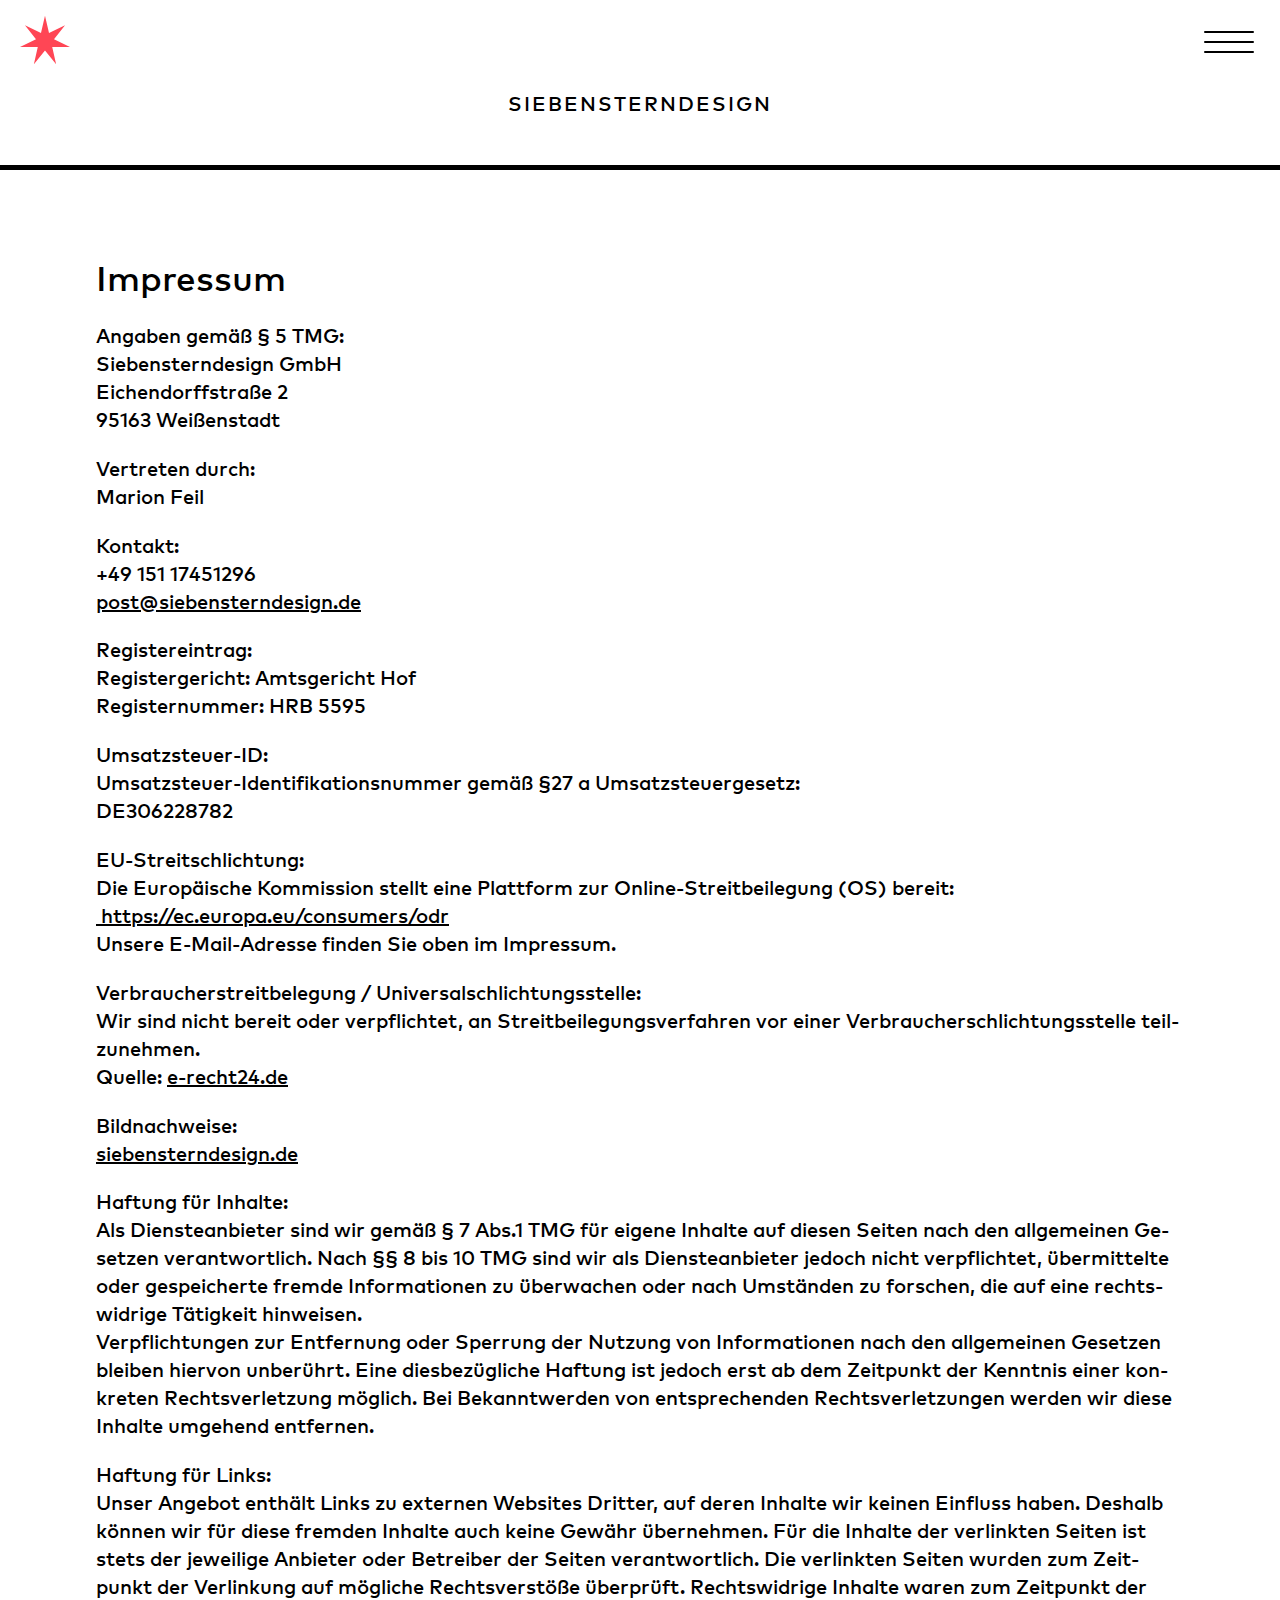
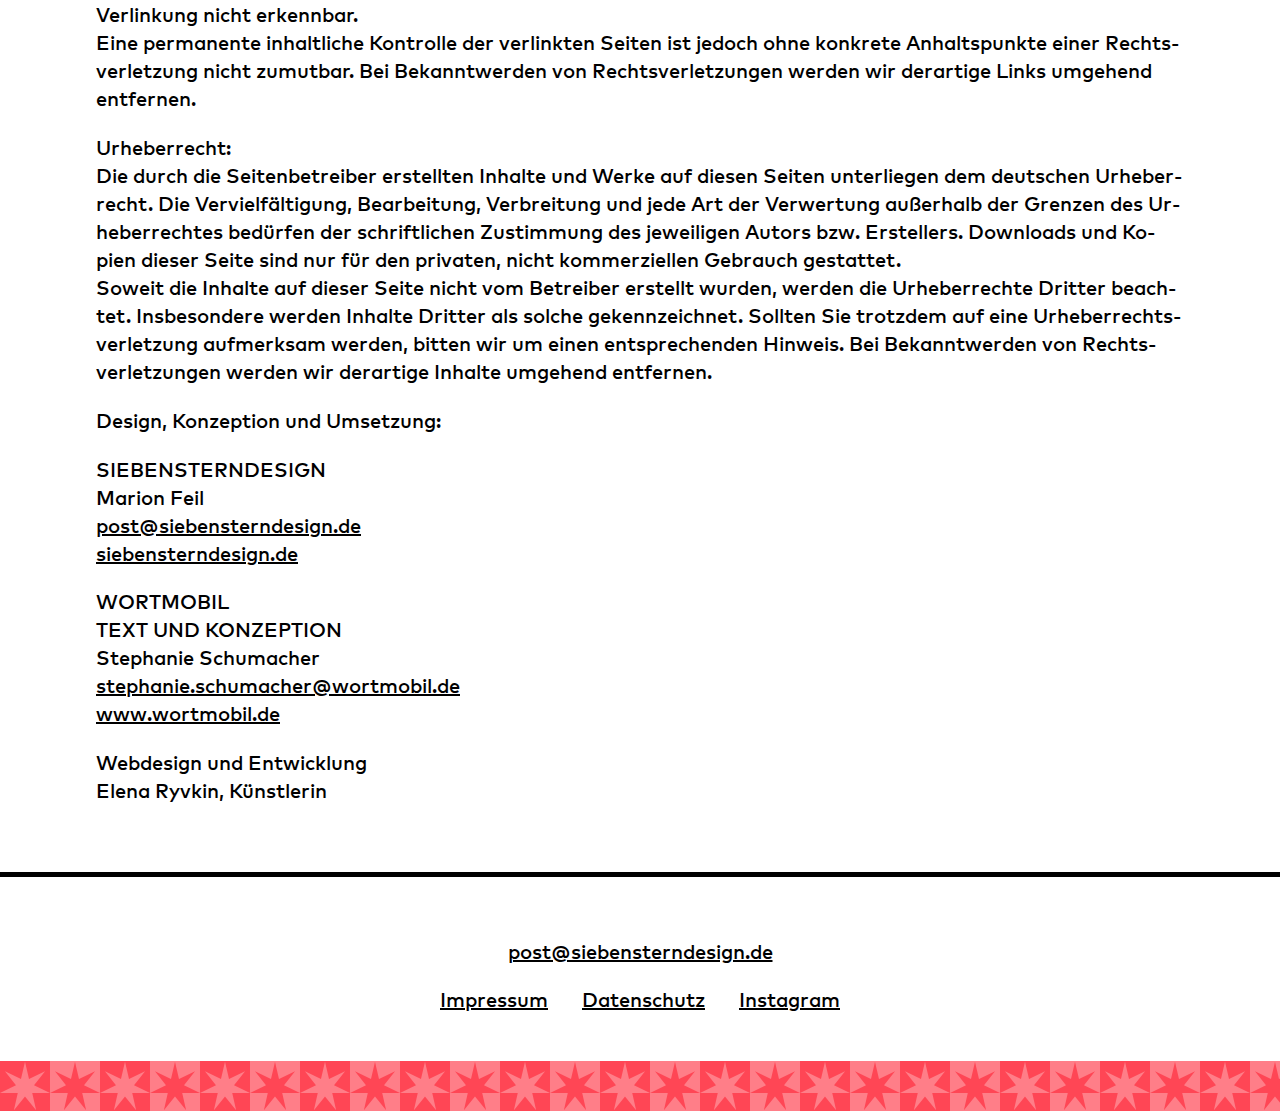
<file: impressum.html>
<!DOCTYPE html>
<html lang="de">
<head>
    <meta charset="UTF-8" />
    <meta name="viewport" content="width=device-width, initial-scale=1.0" />
    <meta name="description" content="" />
    <meta name="author" content="" />
    <title>siebensterndesign-impressum</title>
    <!-- Favicon-->
    <link rel="icon" type="image/x-icon" href="assets/stern_rot.ico" />
    <!-- CSS -->
    <link href="css/styles.css" rel="stylesheet" />
</head>
<body>
  
    <!-- Header -->
    <header>
        <!--Navbar-->
        <nav class="navbar navbar-light lighten-4 mb-4 overlay" id="myNav">
          <!-- Navbar brand   -->
          <div class="my-upper-navbar">
            <a class="navbar-brand" href="#">
              <span>
                <svg class="icon urspungsfarbe" id="einfaerben">
                  <use xlink:href="#icon-stern-uni"></use>
                  <symbol id="icon-stern-uni" viewBox="0 0 32 32">
                    <path
                      d="M15.994 0.406l-2.562 11.073-10.26-4.899 7.066 8.917-10.238 4.967 11.378 0.034-2.495 11.096 7.111-8.872 7.122 8.872-2.495-11.096 11.378-0.034-10.238-4.966 7.066-8.917-10.26 4.899z"
                    ></path>
                  </symbol>
                  </svg>
              </span>
            </a>
  
            <!-- Collapse button -->
            <button
              class="first-button closebtn"
              type="button"
              data-toggle="collapse"
              data-target="#navbarSupportedContent20"
              aria-controls="navbarSupportedContent20"
              aria-expanded="false"
              aria-label="Toggle navigation"
            >
              <div class="animated-icon1">
                <span></span><span></span><span></span>
              </div>
            </button>
          </div>
  
          <!-- Collapsible content -->
          <div class="overlay-content">
            <div class="outer-link"><a class="overlay-link" href="index.html#zum_stern"><h1>Dein Stern</h1></a></div>
            <div class="outer-link"><a class="overlay-link" href="index.html#zum_about"><h1>Zu mir</h1></a></div>
            <div class="outer-link"><a class="overlay-link" href="index.html#zum_portfolio"><h1>Von mir</h1></a></div>
            <div class="outer-link"><a class="overlay-link" href="index.html#zum_services"><h1>Für Dich</h1></a></div>
            <div class="outer-link"><a class="overlay-link" href="index.html#zum_network"><h1>Mit mir</h1></a></div>
            <div class="outer-link"><a class="overlay-link" href="index.html#zum_contact"><h1>An mich</h1></a></div>
          </div>
          <!-- Collapsible content -->
  
          <!-- Pfad -->
          <div class="schriftzugblock">
            <div><h3 class="logo-schrift">SIEBENSTERNDESIGN</h3></div>
            <div><h3 class="pfad text-center"></h3></div>
          </div>
        </nav>
      </header>
    
    <!-- Impressum-->
    <section class="page-section impressum p-3" id="section-impressum">

        <div class="hintergrundsfarbe">
            <div class="text-abstand-rand">
                    <h1>Impressum</h1>
                </div>
    </div>
        <div class="kleiner-text text-abstand-rand">
                <h3>Angaben gemäß § 5 TMG:<br>
                    Siebensterndesign GmbH<br>
                    Eichendorffstraße 2<br>
                    95163 Weißenstadt
                    </h3>  
                </div>
        </div>
        <div class="kleiner-text text-abstand-rand">
            <h3>Vertreten durch:<br>
                Marion Feil</h3>  
            </div>
        <div class="kleiner-text text-abstand-rand">
            <h3>Kontakt:<br>
                +49 151 17451296<br>
                <a href="mailto:post@siebensterndesign.de?subject=Anfrage" >post@siebensterndesign.de</a></h3>  
        </div>
        <div class="kleiner-text text-abstand-rand">
            <h3>Registereintrag:<br>
                Registergericht: Amtsgericht Hof<br>
                Registernummer: HRB 5595</h3>  
        </div>
        <div class="kleiner-text text-abstand-rand">
            <h3>Umsatzsteuer-ID:<br>
                Umsatzsteuer-Identifikationsnummer gemäß §27 a Umsatzsteuergesetz:<br>
                DE306228782</h3>  
        </div>
        <div class="kleiner-text text-abstand-rand">
            <h3>EU-Streitschlichtung:<br>
                Die Europäische Kommission stellt eine Plattform zur Online-Streitbeilegung (OS) bereit:<br>
                ­<a href="https://ec.europa.eu/consumers/odr" class="link-break" target="_blank">
                    https://ec.europa.eu/consumers/odr</a><br>
                Unsere E-Mail-Adresse finden Sie oben im Impressum.</h3>  
        </div>
        <div class="kleiner-text text-abstand-rand">
            <h3>Verbraucherstreitbelegung / Universalschlichtungsstelle:<br>
                Wir sind nicht bereit oder verpflichtet, an Streitbeilegungsverfahren vor einer Verbraucherschlichtungsstelle teilzunehmen.<br>
                Quelle: <a href="https://www.e-recht24.de/" target="_blank">e-recht24.de</a></h3>  
        </div>
        <div class="kleiner-text text-abstand-rand">
            <h3>Bildnachweise:<br>
                <a href="http://siebensterndesign.de/">siebensterndesign.de</a></h3>  
        </div>
        <div class="kleiner-text text-abstand-rand">
            <h3>Haftung für Inhalte:<br>
                Als Diensteanbieter sind wir gemäß § 7 Abs.1 TMG für eigene Inhalte auf diesen 
                Seiten nach den allgemeinen Gesetzen verantwortlich. Nach §§ 8 bis 10 TMG sind 
                wir als Diensteanbieter jedoch nicht verpflichtet, übermittelte oder gespeicherte 
                fremde Informationen zu überwachen oder nach Umständen zu forschen, die auf eine 
                rechtswidrige Tätigkeit hinweisen.<br>
                Verpflichtungen zur Entfernung oder Sperrung der Nutzung von Informationen 
                nach den allgemeinen Gesetzen bleiben hiervon unberührt. Eine diesbezügliche 
                Haftung ist jedoch erst ab dem Zeitpunkt der Kenntnis einer konkreten Rechtsverletzung 
                möglich. Bei Bekanntwerden von entsprechenden Rechtsverletzungen werden wir diese 
                Inhalte umgehend entfernen.</h3>  
        </div>
        <div class="kleiner-text text-abstand-rand">
            <h3>Haftung für Links:<br>
                Unser Angebot enthält Links zu externen Websites Dritter, auf deren Inhalte wir 
                keinen Einfluss haben. Deshalb können wir für diese fremden Inhalte auch keine 
                Gewähr übernehmen. Für die Inhalte der verlinkten Seiten ist stets der jeweilige 
                Anbieter oder Betreiber der Seiten verantwortlich. Die verlinkten Seiten wurden 
                zum Zeitpunkt der Verlinkung auf mögliche Rechtsverstöße überprüft. Rechtswidrige 
                Inhalte waren zum Zeitpunkt der Verlinkung nicht erkennbar.<br>
                Eine permanente inhaltliche Kontrolle der verlinkten Seiten ist jedoch ohne konkrete 
                Anhaltspunkte einer Rechtsverletzung nicht zumutbar. Bei Bekanntwerden von 
                Rechtsverletzungen werden wir derartige Links umgehend entfernen.</h3>  
        </div>
        <div class="kleiner-text text-abstand-rand">
            <h3>Urheberrecht:<br>
                Die durch die Seitenbetreiber erstellten Inhalte und Werke auf diesen Seiten 
                unterliegen dem deutschen Urheberrecht. Die Vervielfältigung, Bearbeitung, 
                Verbreitung und jede Art der Verwertung außerhalb der Grenzen des Urheberrechtes 
                bedürfen der schriftlichen Zustimmung des jeweiligen Autors bzw. Erstellers. 
                Downloads und Kopien dieser Seite sind nur für den privaten, nicht kommerziellen 
                Gebrauch gestattet.<br>
                Soweit die Inhalte auf dieser Seite nicht vom Betreiber erstellt wurden, werden 
                die Urheberrechte Dritter beachtet. Insbesondere werden Inhalte Dritter als solche 
                gekennzeichnet. Sollten Sie trotzdem auf eine Urheberrechtsverletzung aufmerksam werden, 
                bitten wir um einen entsprechenden Hinweis. Bei Bekanntwerden von Rechtsverletzungen 
                werden wir derartige Inhalte umgehend entfernen.</h3>  
        </div>
        <div class="kleiner-text text-abstand-rand">
            <h3>Design, Konzeption und Umsetzung:</h3>
        </div>
        <div class="kleiner-text text-abstand-rand">
            <h3>SIEBENSTERNDESIGN<br>
                Marion Feil<br>
                <a href="mailto:post@siebensterndesign.de?subject=Anfrage" >post@siebensterndesign.de</a><br>
                <a href="http://siebensterndesign.de/">siebensterndesign.de</a></h3>  
        </div>
        <div class="kleiner-text text-abstand-rand">
            <h3>WORTMOBIL<br>
                TEXT UND KONZEPTION<br>
                Stephanie Schumacher<br>
                <a href="mailto:Stephanie.schumacher@wortmobil.de?subject=Info" class="link-break">stephanie.schumacher@<span style="white-space: nowrap;">wortmobil.de</span></a><br>
                <a href="https://www.wortmobil.de/" target="_blank">www.wortmobil.de</a>
            </h3>
        </div>
        <div class="kleiner-text text-abstand-rand">
            <h3>Webdesign und Entwicklung<br>
                Elena Ryvkin, Künstlerin</h3>  
        </div>
    
    </div>
    </section>

      <!-- Footer-->
      <footer class="footer"> 
        <div >
            <div class="text-center email">
                <a href="mailto:post@siebensterndesign.de?subject=Anfrage" class="no-wrap"><h3 class="footer-infos">post@siebensterndesign.de</h3></a>
            </div>
            <div class="text-center footer-links">
                <a href="impressum.html"><h3 class="footer-infos">Impressum</h3></a>  
                <a href="datenschutz.html"><h3 class="footer-infos">Datenschutz</h3></a>
                <a href="https://www.instagram.com/siebensterndesign/" target="_blank"><h3 class="footer-infos">Instagram</h3></a>        
            </div>
        </div>

    <div class="inhalt-sternkachel">
       <svg class="sternenbalken" width="100%" height="100%"> <!--  -->
            <defs>
        
                <pattern id="stern-hell" x="0" y="0" width="50" height="50" patternUnits="userSpaceOnUse"> 
                    <rect id="square01" width="50" height="50" style="fill:currentColor"></rect> 
                    <image class="img-30" id="img-30" width="50" height="50" href="assets\img\stern_weiss.svg" />
                    <use xlink:href="#square01" transform="translate(100, 0)" />
                    <use xlink:href="#img-30" transform="translate(100, 0)" />
                </pattern>
                <pattern id="stern-dunkel" x="0" y="0" width="50" height="50" patternUnits="userSpaceOnUse">
                    <rect id="square02" width="50" height="50" style="fill:currentColor"></rect> 
                    <image class="img-100" id="img-100" width="50" height="50" href="assets\img\stern_bunt.svg" />
                    <use xlink:href="#square02" transform="translate(100, 0)" />
                    <use xlink:href="#img-100" transform="translate(100, 0)" />
                </pattern>

                <pattern id="kachel" x="0" y="0" width="100" height="50" patternUnits="userSpaceOnUse"> 
                    <rect id="eins" x="0" width="50" height="50" fill="url(#stern-hell)"></rect> 
                    <rect id="zwei" x="50" width="50" height="50" fill="url(#stern-dunkel)"></rect> 
                    
                    <use xlink:href="#eins" transform="translate(100, 0)"/>
                    <use xlink:href="#zwei" transform="translate(100, 0)" />  
                </pattern>
            
        </defs>

        <rect id="kachel-lang" x="0" width="100%" height="100%" fill="url(#kachel)"></rect> 
        <use xlink:href="#kachel-lang" transform="translate(100, 0)"/>

        </svg>
    </div>

    </footer>

    <!-- Javascript -->
    <!--JQUERY-->
    <script src="js/jquery-3.6.0.min.js" type="text/javascript"></script>
    <!-- script-navbar -->
    <script src="js/script-navbar.js" type="text/javascript"></script>
    <!-- script-colorchange -->
    <script src="js/script-colorchange.js" type="text/javascript"></script>
</body>
</html>
</file>
<file: css/styles.css>
/* @charset "UTF-8"; */
*{box-sizing: border-box}
*,
*::before,
*::after {
  box-sizing: border-box;
}

@media (prefers-reduced-motion: no-preference) {
  :root {
    scroll-behavior: smooth;
  }
}

/* Farben: 
 Flamingoleuchtrot - #FF4655
 Lustaufwinterblau - #006eb7
 Eiszeitkiss - #30bbda
 Senfgelbleuchte - #fbc900
 Stay Cool Gray 8 - #85888c 
 Kaffeemüdebraun - #9e4800
 Tolletanne - #008873 
 */


body {
  margin: 0; /*
  font-family: var(--bs-body-font-family);
  font-size: var(--bs-body-font-size); 
  font-weight: var(--bs-body-font-weight);
  line-height: var(--bs-body-line-height); 
  color: var(--bs-body-color);
  text-align: var(--bs-body-text-align);
  background-color: var(--bs-body-bg);
  -webkit-text-size-adjust: 100%;
  -webkit-tap-highlight-color: rgba(0, 0, 0, 0);*/ 
}


@font-face {
    font-family: MarkMedium;
    font-display: swap;
    src: url(37554929-783d-48b4-9346-54af9bdaa5c7.woff) format('woff')
    }

html {
        scroll-behavior: smooth;
        }
    
body {
        font-family: MarkMedium, Roboto, "Helvetica Neue", Arial, "Noto Sans", sans-serif;
        width: 100%;
        min-width: 350px; /* */
        height: auto;
        margin: auto;
        hyphens: auto;
    }

.no-wrap {
  hyphens: none;
}
    
h1, h2, h3, h4, h5, h6 {
    font-weight: 500;
}
/* h1, .h1 {
        font-size: calc(1.375rem + 1.5vw); 
     } */

@media screen and(min-width: 1200px) {
        h1, .h1 {
          font-size: 3.5rem;
        }

      }
 
h3, .h3 {
        font-size: calc(1.3rem + 0.6vw);
      }
   /*    @media (min-width: 1200px) {
        h3, .h3 {
          font-size: 1.75rem;
        } 
      }*/
  

h5, .h5 {
        font-size: 1.25rem;
      }
      
h6, .h6 {
        font-size: 1rem;
      }
      
p {
        margin-top: 0;
        margin-bottom: 1rem;
      }

a {
    color: black;
    margin: 0;
    padding: 0;
}


a:hover {
    color: #FF4655;
}

.text-center {
        text-align: center !important;
      }
      
      abbr[title],
      abbr[data-bs-original-title] {
        -webkit-text-decoration: underline dotted;
                text-decoration: underline dotted;
        cursor: help;
        -webkit-text-decoration-skip-ink: none;
                text-decoration-skip-ink: none;
      }
      
      address {
        margin-bottom: 1rem;
        font-style: normal;
        line-height: inherit;
      }
      

@media screen and (max-width: 767px) {

    html, body {
        margin: auto;
        width: 100%;

        overflow-x: hidden;
    }

    .page-section {
      padding-top: 3rem !important;
    }

    .hintergrundsfarbe {
      padding-top: 0 !important;
    }

    .page-section h1 {
      margin-top: 0 !important;
    }

    h1 {
      font-size: 1.5rem !important; 
    }

    h3 {
        font-size: 20px;
    }

    .kleiner-text{
      padding-top: 0 !important;
    }

    .link-break {
      word-wrap: break-word;
    }

    #myNav { 
      margin: 0; 
      float: none; 
      /*width: 100%;
      overflow: auto;*/    
     }

  .my-upper-navbar .schriftzugblock{
       width: 100%;
     } /*    */

  .schriftzugblock {
    position: sticky;
    bottom: 0;
  }

  .page-section {
    padding-top: 1rem !important;
  }
/* 
  .page-section h1{
    margin-top: 2rem;
  }
 */  

  .text-rot {
    padding-top: 2.5rem;
  }

  .text-grey {
    padding-top: 2.5rem;
  }

  #zum_stern {
    height: 100px !important;
  }
  
  #zum_about {
    height: 90px !important;
  }
  
  #zum_portfolio {
    height: 140px !important;
  }

  #zum_services {
    height: 60px !important;
  }
  
  #zum_network {
    height: 60px !important;
  }
  
  #zum_contact {
    height: 60px !important;
  }

  
}

@media screen and(min-width: 360px) {

  html, body {
    margin: auto;
    width: 100%;
  }

  h1 {
    font-size: 1.5rem !important; 
  }

  h3 {
    font-size: 0.8rem;
  }

  .kleiner-text{
    padding-top: 0 !important;
  }

  #myNav {
   float: none;  
  /* margin: auto; 
   width: 100%;*/
  }
  .my-upper-navbar .schriftzugblock{
    width: 100%;
  } /* */

  .schriftzugblock {
    position: sticky;
    bottom: 0;
  }

  .page-section {
    padding-top: 1rem !important;
  }


  .text-rot {
    padding-top: 2.5rem;
  }

  .text-grey{
    padding-top: 2.5rem;
  }

  
  #zum_stern {
    height: 35px !important;
  }
  
  #zum_about {
    height: 100px !important;
  }
  
  #zum_portfolio {
    height: 150px !important;
  }

  #zum_services {
    height: 70px !important;
  }
  
  #zum_network {
    height: 70px !important;
  }
  
  #zum_contact {
    height: 70px !important;
  }

}

.page-section {
    min-height: 100%;
     /* */
    border-bottom: 5px solid black;
}

#section-impressum{
  border-bottom: 5px solid black;
}


.page-section:nth-of-type(1) {
    margin-top: 150px;
    border-bottom: none;
}

nav {
    transition: 0.5s; /* 0.5 second transition effect to slide in or slide down the overlay (height or width, depending on reveal) */
}
/* */ 
h1 {
   font-size: 2.2rem; 
   margin: 0;
   margin-bottom: 5px;
}

h3 {
    font-size: 1.25rem;
    margin-bottom: 0.3rem;
}

  
.impressum h3:first-of-type{
  margin-top: 0 !important;
}
/**/

.page-section h1{
  margin-top: 3rem;
}

.text-rot {
    color: #FF4655;
    padding-left: 30px;
    padding-right: 30px;
  }

.text-grey {
  color: #85888c;

}


#myNav {
    background-color: #ffff; 
    height: 170px;
    width: 100%;
    position: absolute; /* */
    z-index: 5;
    position: fixed; /* Stay in place */
    top: 0;
    margin: 0;
    padding: 0;
    border-bottom: 5px solid black;/**/
}

.my-upper-navbar{
    display: block;
    height: 80px;
    width: 100%;
    margin: 0;
}

.navbar-brand {
    position: fixed;
    top: 15px;
    left: 20px;
}

.icon {
    display: inline-block;
    width: 1em;
    height: 1em;
    stroke-width: 0;
    stroke: currentColor;
    fill: currentColor;
    cursor: pointer;
  }

.urspungsfarbe {
    font-size: 50px;
    color: #ff4655;
}

.farbe-neu {
    font-size: 50px;

}
/**/ 
.farbtexte {
    font-size: inherit;
} 

.icon-stern-rot {
    font-size: 50px;
    color: #ff4655;
}

.icon-stern-blau {
    font-size: 50px;
    color: #006eb7
}

.icon-stern-eiszeit {
    font-size: 50px;
    color: #30bbda
}

.icon-stern-senfgelb {
    font-size: 50px;
    color: #fbc900
}

.icon-stern-coolgrey {
    font-size: 50px;
    color: #85888c;
}

.icon-stern-braun {
    font-size: 50px;
    color: #9e4800;
}

.icon-stern-tannengruen {
    font-size: 50px;
    color: #008873
}

.icon-stern-weiss {
    font-size: 50px;
    color: #ffff;
}

.schriftzugblock {
    background-color: #ffff; /* */
    height: 97px;
    width: 100%; /* Zentrierung */
    position: absolute;  
    /*position: fixed;*/
    z-index: 11;
    bottom: 0;
    /*top: 60px; */
    margin-top: 8px;
    /* padding-top: 5px; */
    transition: .5s ease-in-out; /* */
}

.schriftzugblock div{
/*     background-color: #ffff; */
    opacity: 1;
    margin: 0;
    padding: 10px 0;
    /* border-top: 5px solid black; */
    height: 20px;
    /*position: relative;  */
}

.pfad {
    margin-top: 20px;
    margin-bottom: 10px;
    height: 25px;
  /*   visibility: hidden; */
}
/* 
.pfad.active {
    visibility: visible;
    position: relative;
    font-size: 95%; 
}
*/
.logo-schrift {
   /*  position: relative; */
    bottom: 0;
    text-align: center; 
    letter-spacing: 0.125rem;
    margin-top: 10px;
    transition: .5s ease-in-out;
}

/* -------------------- */
/* Animation Navigationsbutton - Hamburgermenu */

.first-button {
    background-color: transparent; 
    border: none;
    position: fixed;
    top: 30px;
    right: 20px
}


.animated-icon1 
    {
    width: 50px;
    height: 20px;
    position: relative;  
    margin: 0px;
    -webkit-transform: rotate(0deg);
    -moz-transform: rotate(0deg);
    -o-transform: rotate(0deg);
    transform: rotate(0deg);
    -webkit-transition: .5s ease-in-out;
    -moz-transition: .5s ease-in-out;
    -o-transition: .5s ease-in-out;
    transition: .5s ease-in-out;
    cursor: pointer;
    }
    
.animated-icon1 span 
    {
    display: block;
    position: absolute;
    height: 2px;
    width: 100%;
    border-radius: 9px; /* */
    opacity: 1;
    left: 0;
    -webkit-transform: rotate(0deg);
    -moz-transform: rotate(0deg);
    -o-transform: rotate(0deg);
    transform: rotate(0deg);
    -webkit-transition: .25s ease-in-out;
    -moz-transition: .25s ease-in-out;
    -o-transition: .25s ease-in-out;
    transition: .25s ease-in-out;
    }
    
.animated-icon1 span {
    background:  black;
    }
    

.animated-icon1 span:nth-child(1) {
    top: 0px;
    }
    
.animated-icon1 span:nth-child(2) {
    top: 10px;
    }
    
.animated-icon1 span:nth-child(3) {
    top: 20px;
    }

.animated-icon1.open span:nth-child(1) {
    top: 11px;
    -webkit-transform: rotate(135deg);
    -moz-transform: rotate(135deg);
    -o-transform: rotate(135deg);
    transform: rotate(135deg);
    }
    
.animated-icon1.open span:nth-child(2) {
    opacity: 0;
    left: -60px;
    }
    
.animated-icon1.open span:nth-child(3) {
    top: 11px;
    -webkit-transform: rotate(-135deg);
    -moz-transform: rotate(-135deg);
    -o-transform: rotate(-135deg);
    transform: rotate(-135deg);
    }

/* -------------------- */
/* Ende Animation Navigationsbutton - Hamburgermenu */

    /* The Overlay (background) */

#myNav.active {
    /* Height & width depends on how you want to reveal the overlay (see JS below) */   
    height: 100%;
    width: 100%;
    position: fixed; /* Stay in place */
    z-index: 10; /* Sit on top */
    left: 0;
    top: 0;
    padding-bottom: 0;
    background-color: #ffff; /* Black fallback color */
    overflow-x: hidden; /* Disable horizontal scroll */
    overflow-y: hidden;  /**/
    transition: 0.5s; /* 0.5 second transition effect to slide in or slide down the overlay (height or width, depending on reveal) */
    
  }
  
  /* Position the content inside the overlay */
  .overlay-content {
    position: relative;
    top: 0; 
    height: 100%;
    width: 100%; /* 100% width */
    text-align: center; /* Centered text/links */
    padding: 0;
    margin-top: 5px; /* 5px top margin to avoid conflict with the close button on smaller screens */
    /* border-bottom: 5px solid black; */
    visibility: hidden;
    transition-duration: 0.3s ease-in; /*Transition effects */
  }
  
  .overlay-content.active {
      height: 100%; /* */
      visibility: visible;
      margin-top: 30px;
      margin-bottom: 0;

  }



  /* The navigation links inside the overlay */

  .overlay-link {
    margin-top: 4px;
    margin-bottom: 10px;
    text-decoration: none;
    
    color: black;
    display: block; /* Display block instead of inline */

  }


  /* When you mouse over the navigation links, change their color */
  .overlay-link:hover {
    color: #FF4655;
    transition: 0.3s ease-in; /* Transition effects on hover/colorchange*/
    
  }
  
  /* Position the close button (top right corner) */
  .overlay.closebtn {
    position: absolute;
    top: 20px;
    right: 45px;
    font-size: 60px;
  }

  
  /* When the height of the screen is less than 450 pixels, change the font-size of the links and position the close button again, so they don't overlap */
  @media screen and (max-height: 450px) {

  html, body {
    height: 100%;
  }

  #myNav {
    height: 90px;
  }

  #myNav.active {
    overflow-y: visible; 
   }

    /* .overlay a {
        font-size: 20px; 
    } */

    .overlay a:last-of-type{
      margin-bottom: 20px;
    }

    .overlay.closebtn {
      font-size: 40px;
      top: 15px;
      right: 35px;
    } 
/**/
    .overlay-link {
      margin-bottom: 4px !important;
    }

    .overlay-link h1 {
      font-size: 1.8rem !important;
    }
  
 
    .schriftzugblock {
      background-color: #ffff;
      display: inline ;
      position: absolute;
      top: 0px;
      text-align: center;
      width: 50%;
      height: 85px;
  /*    padding: 0;    */
      padding: 0;
      margin-left: 25%;
      margin-top: 0;
    } 

    .pfad {
      background-color: #ffff;
      
    }

    #myNav.active .schriftzugblock {
      position: fixed;
      top: 0;
    }

    .overlay-content.active {
     
      height: auto;
      margin-bottom: 0;
    }

    .page-section {
      padding-top: 1rem;
    }

    .page-section:first-of-type {
      min-height: auto !important;
      margin-top: 20vh !important;
      padding-bottom: 0 !important;
    }
 /**/
    .page-section h1{
      margin-top: 1rem !important;
    } 

    .text-rot {
      padding-top: 0;
    }

    .text-grey {
      padding-top: 0;
    }

    #zum_stern {
      height: 0 !important;
    }
    
    #zum_about {
      height: 10px !important;
    }
    
    #zum_portfolio {
      height: 60px !important;
    }
  
    #zum_services {
      height: 0 !important;
    }
    
    #zum_network {
      height: 0 !important;
    }
    
    #zum_contact {
      height: 0 !important;
    }

    section div .p-3{
      padding-bottom: 0 !important;
    }
   
  }

/*-------------------header ----------------------------------*/

  .hintergrundsfarbe {
      /* background-color: #FF4655; */
      width: 100%;
      height: auto;
      padding-top: 6vh; /* */
      display: block;
  }

  header .hintergrundsfarbe {
      padding-top: 22vh;
  }

  .text-abstand-rand {
      padding: 0 6rem 1rem 6rem;
  }

  .ohne-umbruch {
    color: #FF4655;  /**/
    white-space: nowrap;
  }

  .kleiner-text {
    padding: 0 6rem 1rem 6rem;
  }

  @media screen and (max-width: 545px) {
   .text-abstand-rand, .kleiner-text {
       padding: 30px;
   }

}

  .my-items-center {
      padding-top: 30px;
      display: block; 
  }

  .sternwahl {
    background-color: #ffff;
    border-bottom: 5px solid black; /* */
  }

  .sternwahl hr{
      background-color: #FF4655;
  }

  .sternfarben {
      padding-bottom: 50px;
  }

  .sternfarben span {
      margin: 10px;
      padding: 10px 10px;
      display: block;
      text-align: center;
  }

  .sternfarben svg {
      margin: 10px;
  }

  .sternfarben svg:hover {
      opacity: 0.5;
   
  }

  .about-img img{
      display: block;
      height: 100%;
      width: 100%;
  }
/* 
  .bild{
    margin: auto;
    margin-top: 30px;
      height: 200px;
      width: 200px;
      border-radius: 100px;
     background-image: url(/assets/img/IMG-20200914-WA0004.JPG);
        background-position: center;
        background-size: cover;
  } */
  
  .services hr {
      background-color: #FF4655;
  }

  #portfolio .container-fluid .portfolio-box .portfolio-box-caption {
      background-color: #FF4655;
      transition: 0.6s ease-in-out;
  }

#zum_stern {
  height: 64px;
}

#zum_about {
  height: 80px;
}

#zum_portfolio {
  width: 100%;
  /* background-color: #FF4655; */
  height: 135px;
  margin: 0 auto;
  position: absolute;
  bottom: 0;
  z-index: 0;
}

#zum_services {
  height: 64px;
}

#zum_network {
  height: 64px;
}

#zum_contact {
  height: 64px;
}

.portrait {
  width: 100%;
  position: relative;
}

#portrait_marion {
  position: relative;
  z-index: 1;
}

  /*Farbwechselspiel Hover */
 
   
  .phone {
      width: 250px;
  }

footer {
      width: 100%;
      height: auto;
     margin-top: 3rem;  /*  */
      padding-bottom: 0;
    }
/**/ 
footer div{  
    margin: 0;
    padding: 0;

}

footer a{
   /*background-color: lawngreen;   */ 
    padding: 0 15px;
    margin: 0;
    display: inline-block;
    flex-wrap: wrap;
    }

.footer-infos{
    margin: 0;
    padding-top: 15px;
    line-height: 20px;
}

.email {
    padding: 0;
    margin: 10px 0 10px 0;

    
}

.footer-links{
    padding: 0;
    margin: 0 0 50px 0;

    } 


  /**/  
    footer svg{
        position: relative;
        bottom: 0;
    
    }

    .inhalt-sternkachel {
        margin-bottom: 0;
        margin: 0;
        padding: 0;
        height: 50px;
        width: 100%;
        display: block;
        position: relative;
    }
   .sternenbalken {
        height: 50px;
        display: block;
        
    }  /* */

    #eins {
        position: relative;
        float: left;
    }

    #zwei {
        position: relative;
        float: left;
    }

    #square01 {
        color: #FF4655;
    }

    #square02 {
        color: #FF4655;
    }

    .img-30 {
        opacity: 0.3;
    }

    .img-100 {
        opacity: 0.3;
    }

 /* Portfolio Grid  */

    .row {
        --bs-gutter-x: 1.5rem;
        --bs-gutter-y: 0;
        display: flex;
        flex-wrap: wrap;
        margin-top: calc(var(--bs-gutter-y) * -1);
        margin-right: calc(var(--bs-gutter-x) * -.5);
        margin-left: calc(var(--bs-gutter-x) * -.5);
      }
      .row > * {
        flex-shrink: 0;
        width: 100%;
        max-width: 100%;
        padding-right: calc(var(--bs-gutter-x) * 0);
        padding-left: calc(var(--bs-gutter-x) * 0);
        margin-top: var(--bs-gutter-y);
      }
      
      .col {
        flex: 1 0 0%;
      }
      
      .row-cols-auto > * {
        flex: 0 0 auto;
        width: auto;
      }
      
      .row-cols-1 > * {
        flex: 0 0 auto;
        width: 100%;
      }
      
      .row-cols-2 > * {
        flex: 0 0 auto;
        width: 50%;
      }
      
      .row-cols-3 > * {
        flex: 0 0 auto;
        width: 33.3333333333%;
      }
      
      .row-cols-4 > * {
        flex: 0 0 auto;
        width: 25%;
      }
      
      .row-cols-5 > * {
        flex: 0 0 auto;
        width: 20%;
      }
      
      .row-cols-6 > * {
        flex: 0 0 auto;
        width: 16.6666666667%;
      }
      
      .col-auto {
        flex: 0 0 auto;
        width: auto;
      }
      
      .col-1 {
        flex: 0 0 auto;
        width: 8.33333333%;
      }
      
      .col-2 {
        flex: 0 0 auto;
        width: 16.66666667%;
      }
      
      .col-3 {
        flex: 0 0 auto;
        width: 25%;
      }
      
      .col-4 {
        flex: 0 0 auto;
        width: 33.33333333%;
      }
      
      .col-5 {
        flex: 0 0 auto;
        width: 41.66666667%;
      }
      
      .col-6 {
        flex: 0 0 auto;
        width: 50%;
      }
      
      .col-7 {
        flex: 0 0 auto;
        width: 58.33333333%;
      }
      
      .col-8 {
        flex: 0 0 auto;
        width: 66.66666667%;
      }
      
      .col-9 {
        flex: 0 0 auto;
        width: 75%;
      }
      
      .col-10 {
        flex: 0 0 auto;
        width: 83.33333333%;
      }
      
      .col-11 {
        flex: 0 0 auto;
        width: 91.66666667%;
      }
      
      .col-12 {
        flex: 0 0 auto;
        width: 100%;
      }

      
    
@media (min-width: 576px) {
    .col-sm {
      flex: 1 0 0%;
    }
  
    .row-cols-sm-auto > * {
      flex: 0 0 auto;
      width: auto;
    }
  
    .row-cols-sm-1 > * {
      flex: 0 0 auto;
      width: 100%;
    }
  
    .row-cols-sm-2 > * {
      flex: 0 0 auto;
      width: 50%;
    }
  
    .row-cols-sm-3 > * {
      flex: 0 0 auto;
      width: 33.3333333333%;
    }
  
    .row-cols-sm-4 > * {
      flex: 0 0 auto;
      width: 25%;
    }
  
    .row-cols-sm-5 > * {
      flex: 0 0 auto;
      width: 20%;
    }
  
    .row-cols-sm-6 > * {
      flex: 0 0 auto;
      width: 16.6666666667%;
    }
  
    .col-sm-auto {
      flex: 0 0 auto;
      width: auto;
    }
  
    .col-sm-1 {
      flex: 0 0 auto;
      width: 8.33333333%;
    }
  
    .col-sm-2 {
      flex: 0 0 auto;
      width: 16.66666667%;
    }
  
    .col-sm-3 {
      flex: 0 0 auto;
      width: 25%;
    }
  
    .col-sm-4 {
      flex: 0 0 auto;
      width: 33.33333333%;
    }
  
    .col-sm-5 {
      flex: 0 0 auto;
      width: 41.66666667%;
    }
  
    .col-sm-6 {
      flex: 0 0 auto;
      width: 50%;
    }
  
    .col-sm-7 {
      flex: 0 0 auto;
      width: 58.33333333%;
    }
  
    .col-sm-8 {
      flex: 0 0 auto;
      width: 66.66666667%;
    }
  
    .col-sm-9 {
      flex: 0 0 auto;
      width: 75%;
    }
  
    .col-sm-10 {
      flex: 0 0 auto;
      width: 83.33333333%;
    }
  
    .col-sm-11 {
      flex: 0 0 auto;
      width: 91.66666667%;
    }
  
    .col-sm-12 {
      flex: 0 0 auto;
      width: 100%;
    }
}  

@media (min-width: 768px) {
    .col-md {
      flex: 1 0 0%;
    }
  
    .row-cols-md-auto > * {
      flex: 0 0 auto;
      width: auto;
    }
  
    .row-cols-md-1 > * {
      flex: 0 0 auto;
      width: 100%;
    }
  
    .row-cols-md-2 > * {
      flex: 0 0 auto;
      width: 50%;
    }
  
    .row-cols-md-3 > * {
      flex: 0 0 auto;
      width: 33.3333333333%;
    }
  
    .row-cols-md-4 > * {
      flex: 0 0 auto;
      width: 25%;
    }
  
    .row-cols-md-5 > * {
      flex: 0 0 auto;
      width: 20%;
    }
  
    .row-cols-md-6 > * {
      flex: 0 0 auto;
      width: 16.6666666667%;
    }
  
    .col-md-auto {
      flex: 0 0 auto;
      width: auto;
    }
  
    .col-md-1 {
      flex: 0 0 auto;
      width: 8.33333333%;
    }
  
    .col-md-2 {
      flex: 0 0 auto;
      width: 16.66666667%;
    }
  
    .col-md-3 {
      flex: 0 0 auto;
      width: 25%;
    }
  
    .col-md-4 {
      flex: 0 0 auto;
      width: 33.33333333%;
    }
  
    .col-md-5 {
      flex: 0 0 auto;
      width: 41.66666667%;
    }
  
    .col-md-6 {
      flex: 0 0 auto;
      width: 50%;
    }
  
    .col-md-7 {
      flex: 0 0 auto;
      width: 58.33333333%;
    }
  
    .col-md-8 {
      flex: 0 0 auto;
      width: 66.66666667%;
    }
  
    .col-md-9 {
      flex: 0 0 auto;
      width: 75%;
    }
  
    .col-md-10 {
      flex: 0 0 auto;
      width: 83.33333333%;
    }
  
    .col-md-11 {
      flex: 0 0 auto;
      width: 91.66666667%;
    }
  
    .col-md-12 {
      flex: 0 0 auto;
      width: 100%;
    }
}

@media (min-width: 992px) {
    .col-lg {
      flex: 1 0 0%;
    }
  
    .row-cols-lg-auto > * {
      flex: 0 0 auto;
      width: auto;
    }
  
    .row-cols-lg-1 > * {
      flex: 0 0 auto;
      width: 100%;
    }
  
    .row-cols-lg-2 > * {
      flex: 0 0 auto;
      width: 50%;
    }
  
    .row-cols-lg-3 > * {
      flex: 0 0 auto;
      width: 33.3333333333%;
    }
  
    .row-cols-lg-4 > * {
      flex: 0 0 auto;
      width: 25%;
    }
  
    .row-cols-lg-5 > * {
      flex: 0 0 auto;
      width: 20%;
    }
  
    .row-cols-lg-6 > * {
      flex: 0 0 auto;
      width: 16.6666666667%;
    }
  
    .col-lg-auto {
      flex: 0 0 auto;
      width: auto;
    }
  
    .col-lg-1 {
      flex: 0 0 auto;
      width: 8.33333333%;
    }
  
    .col-lg-2 {
      flex: 0 0 auto;
      width: 16.66666667%;
    }
  
    .col-lg-3 {
      flex: 0 0 auto;
      width: 25%;
    }
  
    .col-lg-4 {
      flex: 0 0 auto;
      width: 33.33333333%;
    }
  
    .col-lg-5 {
      flex: 0 0 auto;
      width: 41.66666667%;
    }
  
    .col-lg-6 {
      flex: 0 0 auto;
      width: 50%;
    }
  
    .col-lg-7 {
      flex: 0 0 auto;
      width: 58.33333333%;
    }
  
    .col-lg-8 {
      flex: 0 0 auto;
      width: 66.66666667%;
    }
  
    .col-lg-9 {
      flex: 0 0 auto;
      width: 75%;
    }
  
    .col-lg-10 {
      flex: 0 0 auto;
      width: 83.33333333%;
    }
  
    .col-lg-11 {
      flex: 0 0 auto;
      width: 91.66666667%;
    }
  
    .col-lg-12 {
      flex: 0 0 auto;
      width: 100%;
    }
}

@media (min-width: 1200px) {
    .col-xl {
      flex: 1 0 0%;
    }
  
    .row-cols-xl-auto > * {
      flex: 0 0 auto;
      width: auto;
    }
  
    .row-cols-xl-1 > * {
      flex: 0 0 auto;
      width: 100%;
    }
  
    .row-cols-xl-2 > * {
      flex: 0 0 auto;
      width: 50%;
    }
  
    .row-cols-xl-3 > * {
      flex: 0 0 auto;
      width: 33.3333333333%;
    }
  
    .row-cols-xl-4 > * {
      flex: 0 0 auto;
      width: 25%;
    }
  
    .row-cols-xl-5 > * {
      flex: 0 0 auto;
      width: 20%;
    }
  
    .row-cols-xl-6 > * {
      flex: 0 0 auto;
      width: 16.6666666667%;
    }
  
    .col-xl-auto {
      flex: 0 0 auto;
      width: auto;
    }
  
    .col-xl-1 {
      flex: 0 0 auto;
      width: 8.33333333%;
    }
  
    .col-xl-2 {
      flex: 0 0 auto;
      width: 16.66666667%;
    }
  
    .col-xl-3 {
      flex: 0 0 auto;
      width: 25%;
    }
  
    .col-xl-4 {
      flex: 0 0 auto;
      width: 33.33333333%;
    }
  
    .col-xl-5 {
      flex: 0 0 auto;
      width: 41.66666667%;
    }
  
    .col-xl-6 {
      flex: 0 0 auto;
      width: 50%;
    }
  
    .col-xl-7 {
      flex: 0 0 auto;
      width: 58.33333333%;
    }
  
    .col-xl-8 {
      flex: 0 0 auto;
      width: 66.66666667%;
    }
  
    .col-xl-9 {
      flex: 0 0 auto;
      width: 75%;
    }
  
    .col-xl-10 {
      flex: 0 0 auto;
      width: 83.33333333%;
    }
  
    .col-xl-11 {
      flex: 0 0 auto;
      width: 91.66666667%;
    }
  
    .col-xl-12 {
      flex: 0 0 auto;
      width: 100%;
    }
}

@media (min-width: 1400px) {
    .col-xxl {
      flex: 1 0 0%;
    }
  
    .row-cols-xxl-auto > * {
      flex: 0 0 auto;
      width: auto;
    }
  
    .row-cols-xxl-1 > * {
      flex: 0 0 auto;
      width: 100%;
    }
  
    .row-cols-xxl-2 > * {
      flex: 0 0 auto;
      width: 50%;
    }
  
    .row-cols-xxl-3 > * {
      flex: 0 0 auto;
      width: 33.3333333333%;
    }
  
    .row-cols-xxl-4 > * {
      flex: 0 0 auto;
      width: 25%;
    }
  
    .row-cols-xxl-5 > * {
      flex: 0 0 auto;
      width: 20%;
    }
  
    .row-cols-xxl-6 > * {
      flex: 0 0 auto;
      width: 16.6666666667%;
    }
  
    .col-xxl-auto {
      flex: 0 0 auto;
      width: auto;
    }
  
    .col-xxl-1 {
      flex: 0 0 auto;
      width: 8.33333333%;
    }
  
    .col-xxl-2 {
      flex: 0 0 auto;
      width: 16.66666667%;
    }
  
    .col-xxl-3 {
      flex: 0 0 auto;
      width: 25%;
    }
  
    .col-xxl-4 {
      flex: 0 0 auto;
      width: 33.33333333%;
    }
  
    .col-xxl-5 {
      flex: 0 0 auto;
      width: 41.66666667%;
    }
  
    .col-xxl-6 {
      flex: 0 0 auto;
      width: 50%;
    }
  
    .col-xxl-7 {
      flex: 0 0 auto;
      width: 58.33333333%;
    }
  
    .col-xxl-8 {
      flex: 0 0 auto;
      width: 66.66666667%;
    }
  
    .col-xxl-9 {
      flex: 0 0 auto;
      width: 75%;
    }
  
    .col-xxl-10 {
      flex: 0 0 auto;
      width: 83.33333333%;
    }
  
    .col-xxl-11 {
      flex: 0 0 auto;
      width: 91.66666667%;
    }
  
    .col-xxl-12 {
      flex: 0 0 auto;
      width: 100%;
    }
}

.flex-row {
    flex-direction: row !important;
  }
  
  .flex-column {
    flex-direction: column !important;
  }
  
  .flex-row-reverse {
    flex-direction: row-reverse !important;
  }
  
  .flex-column-reverse {
    flex-direction: column-reverse !important;
  }

.p-0 {
    padding: 0 !important;
  }

.pb-0 {
    padding-top: 0 !important;
    padding-bottom: 0 !important;
}

.p-3 {
      padding-bottom: 3rem;
  }
  
.img-fluid {
    max-width: 100%;
    height: 100%;
    display: block;
    /*float: left;  */
  }


.z-index {
        padding-bottom: 0;
        position: relative;
        z-index: -1;

    }

#portfolio .container-fluid .portfolio-box .portfolio-box-caption {
        display: inline-block;
        background-color: #FF4655;
        transition: 0.6s ease-in-out;
    }
 /* */
#portfolio .container-fluid, #portfolio .container-sm, #portfolio .container-md, #portfolio .container-lg, #portfolio .container-xl, #portfolio .container-xxl {
        max-width: 1920px;

      }
#portfolio .container-fluid .portfolio-box, #portfolio .container-sm .portfolio-box, #portfolio .container-md .portfolio-box, #portfolio .container-lg .portfolio-box, #portfolio .container-xl .portfolio-box, #portfolio .container-xxl .portfolio-box {
        position: relative;
        display: block;
      }
#portfolio .container-fluid .portfolio-box .portfolio-box-caption, #portfolio .containr-sm .portfolio-box .portfolio-box-caption, #portfolio .container-md .portfolio-box .portfolio-box-caption, #portfolio .container-lg .portfolio-box .portfolio-box-caption, #portfolio .container-xl .portfolio-box .portfolio-box-caption, #portfolio .container-xxl .portfolio-box .portfolio-box-caption {
        display: flex;
        align-items: center;
        justify-content: center;
        flex-direction: column;
        width: 100%;
        height: 100%;
 
        position: absolute;
        z-index: 1;
        bottom: 0;
        text-align: center;
        opacity: 0;
        color: rgb(0, 0, 0);
        background: rgba(255, 255, 255, 0.85);
        transition: opacity 0.25s ease;
        text-align: center;
      }
      #portfolio .container-fluid .portfolio-box .portfolio-box-caption .project-category, #portfolio .container-sm .portfolio-box .portfolio-box-caption .project-category, #portfolio .container-md .portfolio-box .portfolio-box-caption .project-category, #portfolio .container-lg .portfolio-box .portfolio-box-caption .project-category, #portfolio .container-xl .portfolio-box .portfolio-box-caption .project-category, #portfolio .container-xxl .portfolio-box .portfolio-box-caption .project-category {
        font-family: "Merriweather Sans", -apple-system, BlinkMacSystemFont, "Segoe UI", Roboto, "Helvetica Neue", Arial, "Noto Sans", sans-serif, "Apple Color Emoji", "Segoe UI Emoji", "Segoe UI Symbol", "Noto Color Emoji";
        font-size: 0.85rem;
        font-weight: 600;
        text-transform: uppercase;
      }
      #portfolio .container-fluid .portfolio-box .portfolio-box-caption .project-name, #portfolio .container-sm .portfolio-box .portfolio-box-caption .project-name, #portfolio .container-md .portfolio-box .portfolio-box-caption .project-name, #portfolio .container-lg .portfolio-box .portfolio-box-caption .project-name, #portfolio .container-xl .portfolio-box .portfolio-box-caption .project-name, #portfolio .container-xxl .portfolio-box .portfolio-box-caption .project-name {
        font-size: 1.2rem;
      }
      #portfolio .container-fluid .portfolio-box:hover .portfolio-box-caption, #portfolio .container-sm .portfolio-box:hover .portfolio-box-caption, #portfolio .container-md .portfolio-box:hover .portfolio-box-caption, #portfolio .container-lg .portfolio-box:hover .portfolio-box-caption, #portfolio .container-xl .portfolio-box:hover .portfolio-box-caption, #portfolio .container-xxl .portfolio-box:hover .portfolio-box-caption {
        opacity: 1;

      }
</file>
